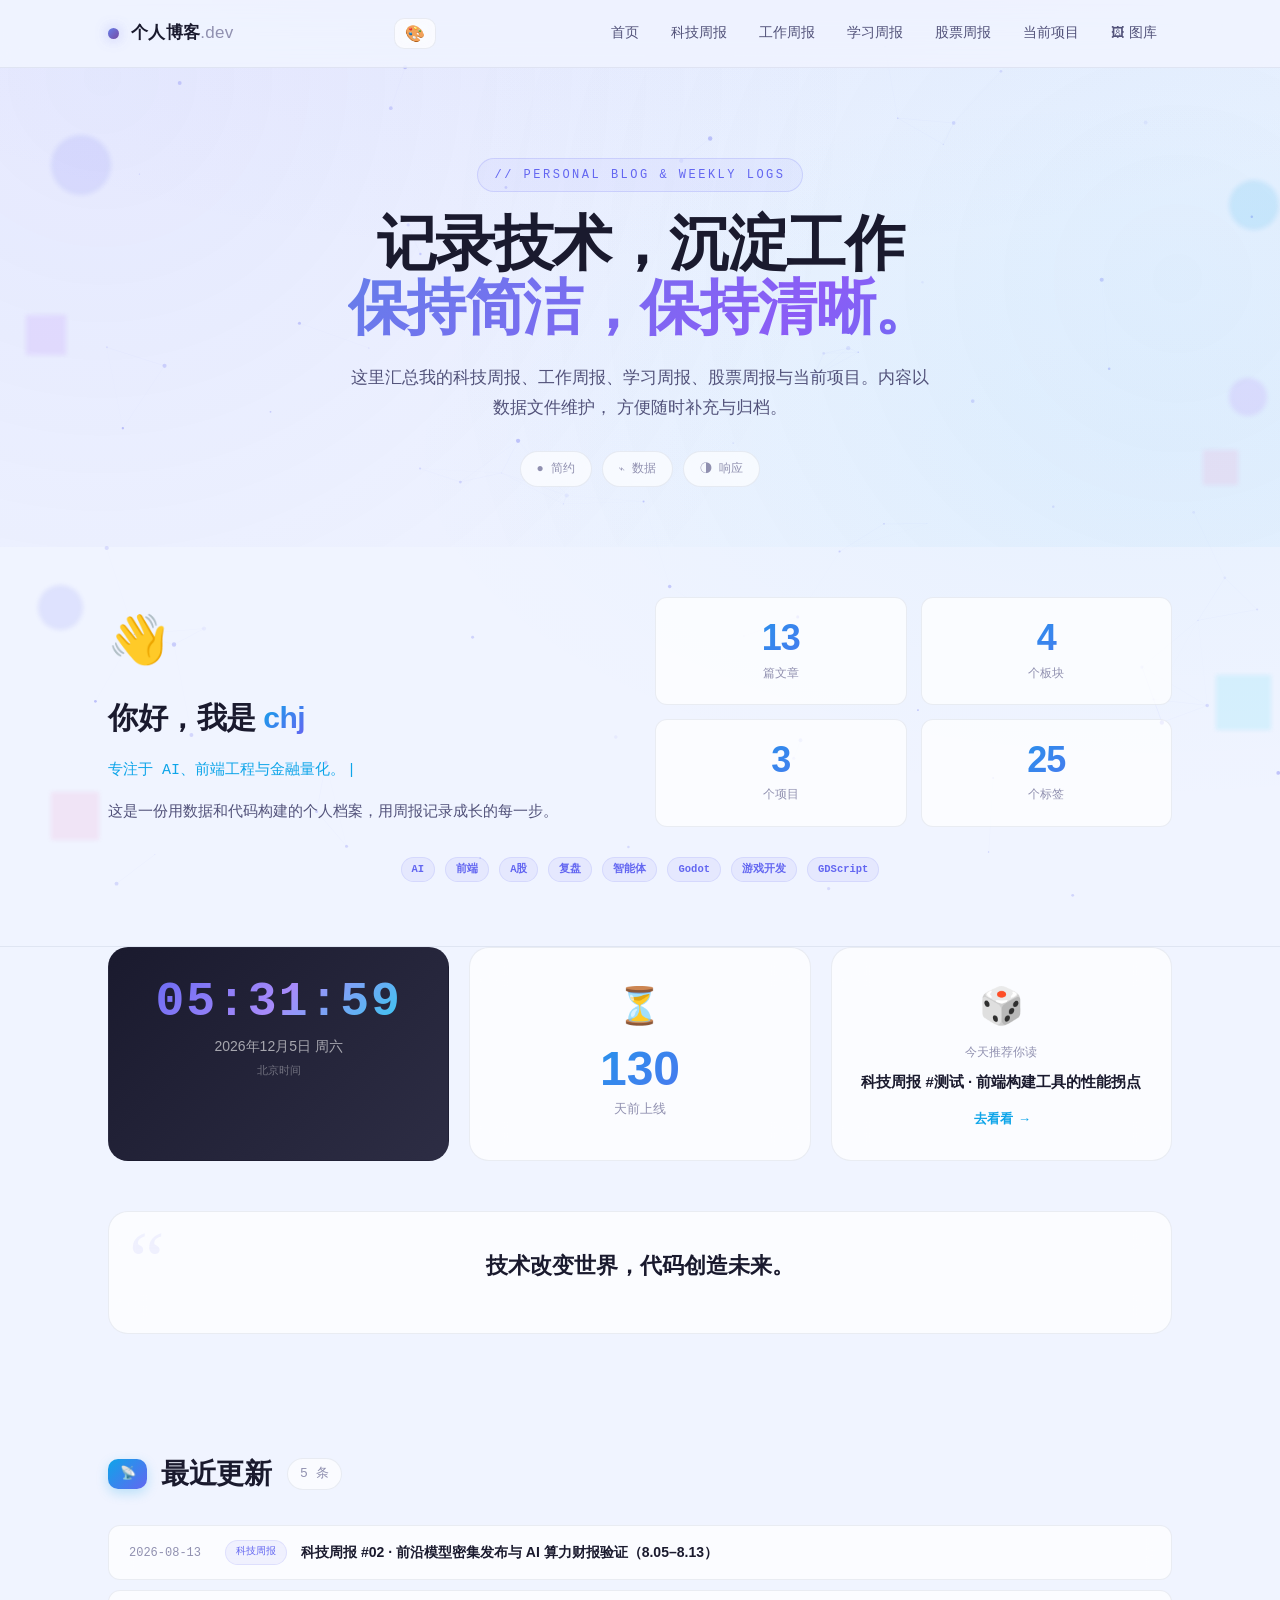
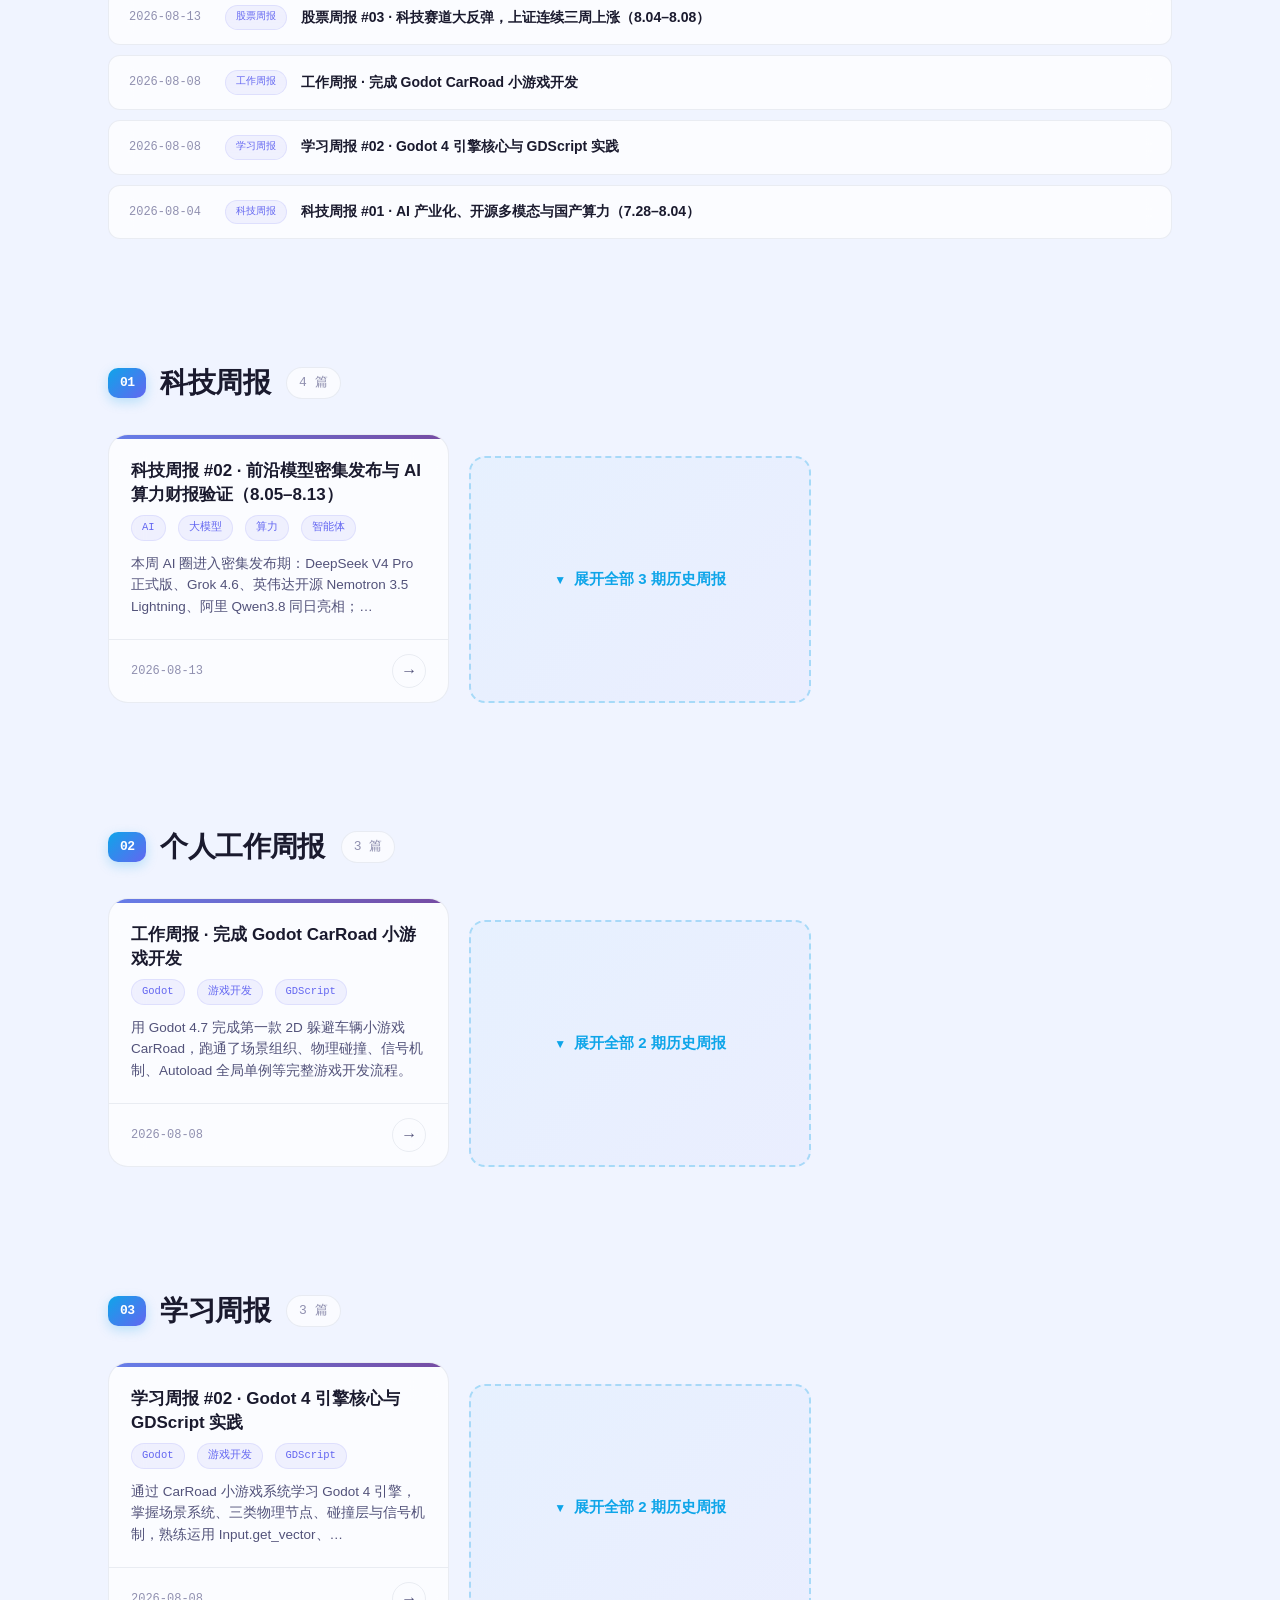
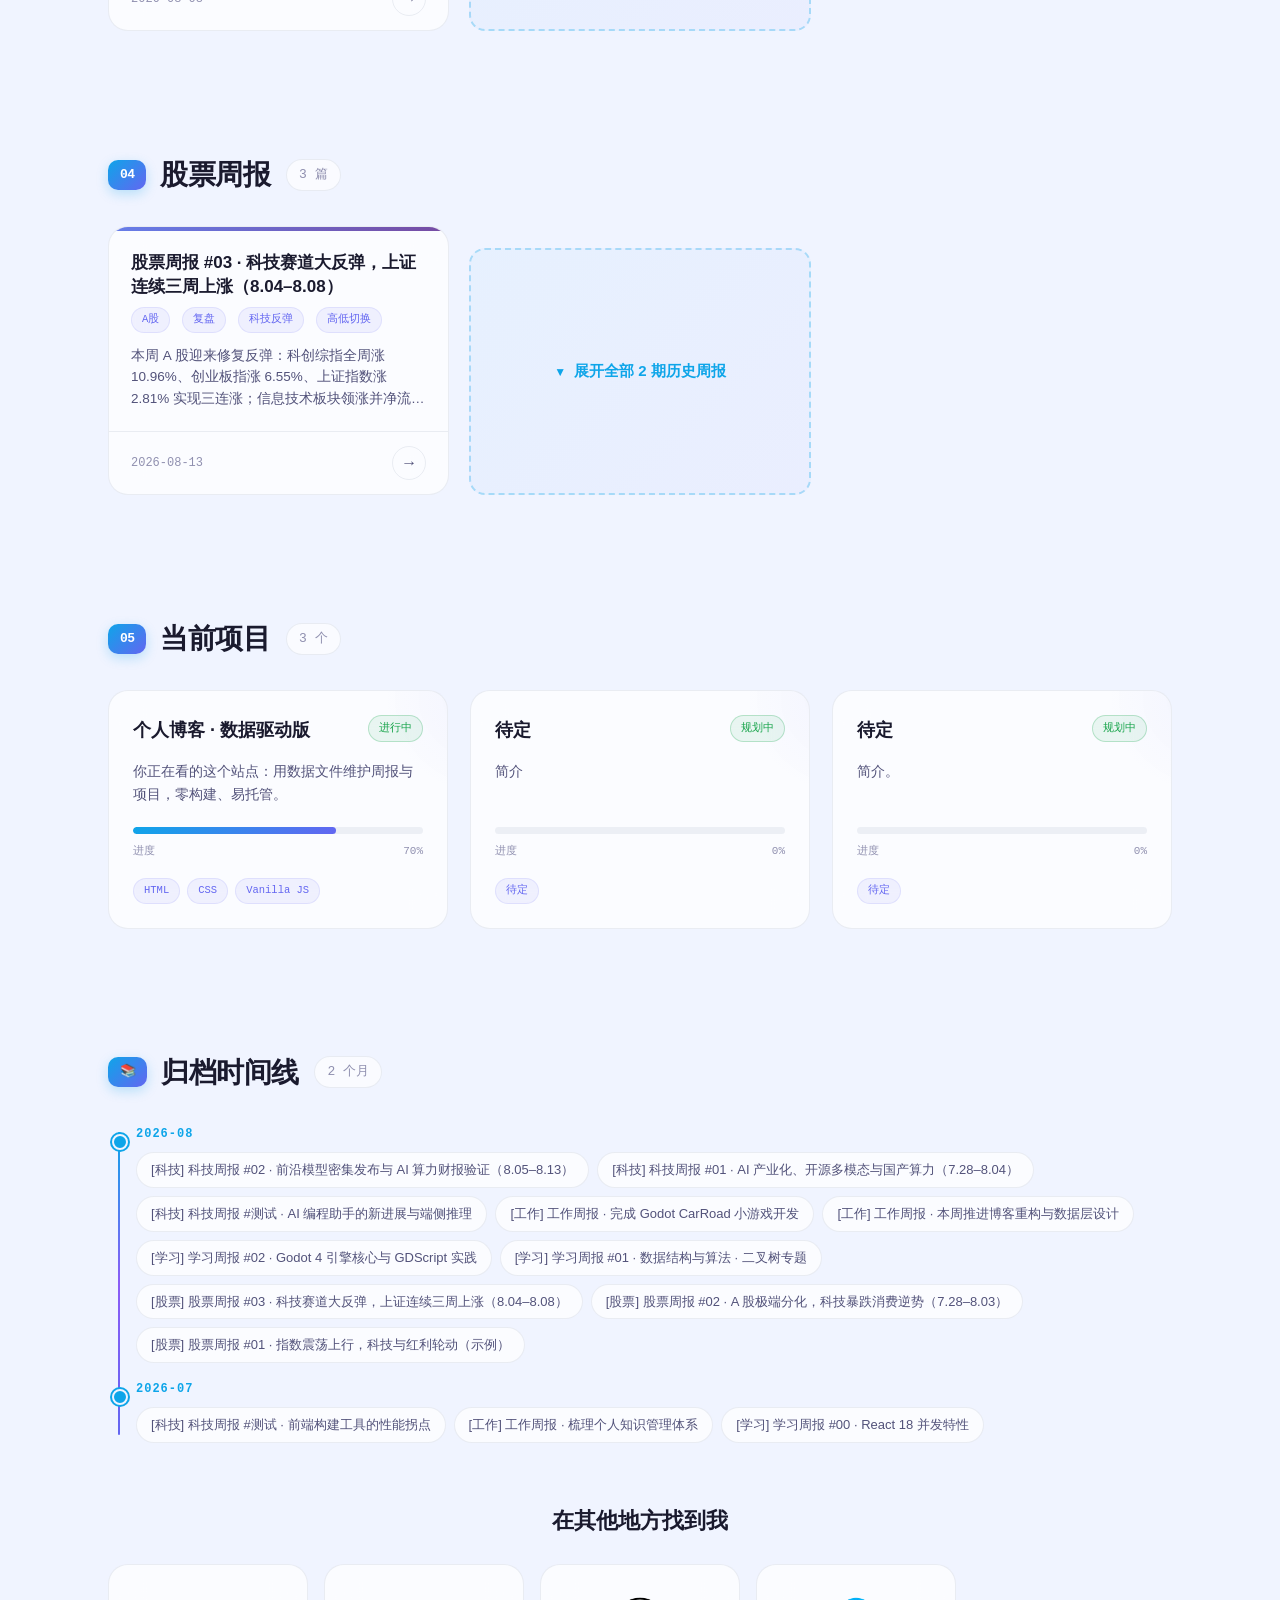
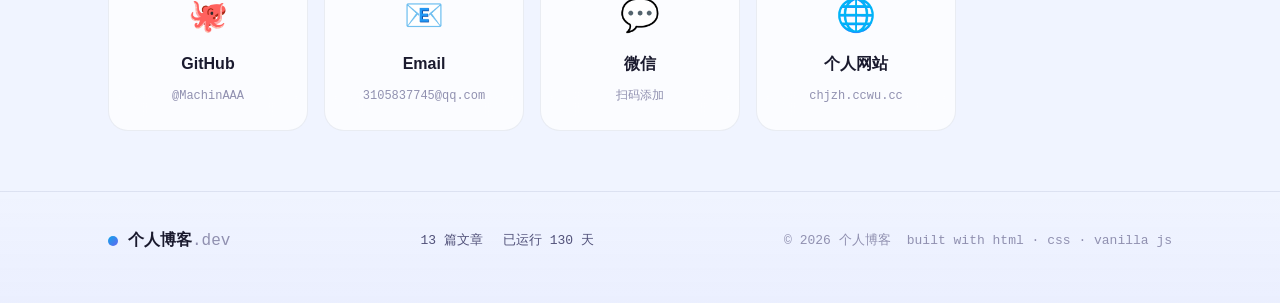
<file: index.html>
<!DOCTYPE html>
<html lang="zh-CN">
<head>
  <meta charset="UTF-8" />
  <meta name="viewport" content="width=device-width, initial-scale=1.0" />
  <title>我的网站</title>
  <meta name="description" content="简约科技风个人博客：科技周报、工作周报、学习周报、股票周报与当前项目。" />
  <link rel="stylesheet" href="assets/css/style.css" />
</head>
<body>
  <canvas id="particles"></canvas>
  <!-- 导航 -->
  <nav class="nav">
    <div class="wrap">
      <a class="brand" href="index.html">
        <span class="dot"></span>
        <span>个人博客<span style="color:var(--text-3);font-weight:500">.dev</span></span>
      </a>
      <button class="style-toggle" id="styleToggle" title="切换风格" aria-label="切换风格">🎨</button>
      <button class="nav-toggle" id="navToggle" aria-label="菜单">≡</button>
      <div class="nav-links" id="navLinks">
        <a href="#top">首页</a>
        <a href="#tech">科技周报</a>
        <a href="#work">工作周报</a>
        <a href="#study">学习周报</a>
        <a href="#stock">股票周报</a>
        <a href="#projects">当前项目</a>
        <a href="gallery.html">🖼 图库</a>
      </div>
    </div>
  </nav>

  <main id="top">
    <!-- Hero -->
    <header class="hero">
      <div class="wrap">
        <p class="eyebrow">// PERSONAL BLOG &amp; WEEKLY LOGS</p>
        <h1>记录技术，沉淀工作<br /><span class="grad">保持简洁，保持清晰。</span></h1>
        <p class="lede">
          这里汇总我的科技周报、工作周报、学习周报、股票周报与当前项目。内容以数据文件维护，
          方便随时补充与归档。
        </p>
        <div class="meta">
          <span>● 简约</span>
          <span>⌁ 数据</span>
          <span>◑ 响应</span>
        </div>
      </div>
    </header>

    <!-- 关于我 -->
    <section class="about-section">
      <div class="wrap">
        <div class="about-grid">
          <div class="about-intro">
            <div class="about-avatar">👋</div>
            <h2>你好，我是 <span class="about-name">chj</span></h2>
            <p class="about-bio" id="tw-text"></p>
            <p class="about-sub">这是一份用数据和代码构建的个人档案，用周报记录成长的每一步。</p>
          </div>
          <div class="about-stats" id="about-stats"></div>
        </div>
        <div class="tag-wall" id="tag-wall">
          <span class="tag tag-lg">HTML/CSS</span>
          <span class="tag tag-lg">JavaScript</span>
          <span class="tag tag-lg">Python</span>
          <span class="tag tag-lg">数据库</span>
          <span class="tag tag-lg">Git</span>
          <span class="tag tag-lg">VS Code</span>
        </div>
      </div>
    </section>

    <!-- 信息面板：时钟+计时器+推荐 -->
    <section class="info-panels">
      <div class="wrap">
        <div class="panel-grid">
          <!-- 实时时钟 -->
          <div class="panel panel-clock">
            <div class="panel-clock-inner">
              <div class="clock-time" id="live-clock">00:00:00</div>
              <div class="clock-date" id="live-date"></div>
              <div class="clock-zone">北京时间</div>
            </div>
          </div>
          <!-- 网站计时器 -->
          <div class="panel panel-age">
            <div class="panel-icon">⏳</div>
            <div class="panel-num" id="site-age">0</div>
            <div class="panel-label">天前上线</div>
          </div>
          <!-- 随机推荐 -->
          <div class="panel panel-random" id="random-read">
            <div class="panel-icon">🎲</div>
            <div class="panel-label-sm">今天推荐你读</div>
            <div class="random-title" id="random-title">—</div>
            <a class="random-link" id="random-link" href="#">去看看 →</a>
          </div>
        </div>
      </div>
    </section>

    <!-- 语录墙 -->
    <section class="quotes-section">
      <div class="wrap">
        <div class="quote-box" id="quote-box">
          <div class="quote-text" id="quote-text"></div>
          <div class="quote-author" id="quote-author"></div>
        </div>
      </div>
    </section>

    <!-- 最近更新流 -->
    <section class="section updates-section" id="updates">
      <div class="wrap">
        <div class="section-head">
          <h2><span class="idx">📡</span> 最近更新</h2>
          <span class="count" id="updates-count"></span>
        </div>
        <div class="updates-feed" id="updates-feed"></div>
      </div>
    </section>

    <!-- 科技周报 -->
    <section class="section" id="tech">
      <div class="wrap">
        <div class="section-head" data-num="01">
          <h2><span class="idx">01</span> 科技周报</h2>
          <span class="count" id="tech-count"></span>
        </div>
        <div class="report-grid" id="tech-grid"></div>
      </div>
    </section>

    <!-- 个人工作周报 -->
    <section class="section" id="work">
      <div class="wrap">
        <div class="section-head" data-num="02">
          <h2><span class="idx">02</span> 个人工作周报</h2>
          <span class="count" id="work-count"></span>
        </div>
        <div class="report-grid" id="work-grid"></div>
      </div>
    </section>

    <!-- 学习周报 -->
    <section class="section" id="study">
      <div class="wrap">
        <div class="section-head" data-num="03">
          <h2><span class="idx">03</span> 学习周报</h2>
          <span class="count" id="study-count"></span>
        </div>
        <div class="report-grid" id="study-grid"></div>
      </div>
    </section>

    <!-- 股票周报 -->
    <section class="section" id="stock">
      <div class="wrap">
        <div class="section-head" data-num="04">
          <h2><span class="idx">04</span> 股票周报</h2>
          <span class="count" id="stock-count"></span>
        </div>
        <div class="report-grid" id="stock-grid"></div>
      </div>
    </section>

    <!-- 当前项目 -->
    <section class="section" id="projects">
      <div class="wrap">
        <div class="section-head" data-num="05">
          <h2><span class="idx">05</span> 当前项目</h2>
          <span class="count" id="projects-count"></span>
        </div>
        <div class="project-grid" id="projects-grid"></div>
      </div>
    </section>
  </main>

  <!-- 归档时间线 -->
  <section class="section timeline-section" id="timeline">
    <div class="wrap">
      <div class="section-head">
        <h2><span class="idx">📚</span> 归档时间线</h2>
        <span class="count" id="timeline-count"></span>
      </div>
      <div class="timeline" id="timeline-el"></div>
    </div>
  </section>

  <!-- 社交链接 -->
  <section class="social-section">
    <div class="wrap">
      <h3>在其他地方找到我</h3>
      <div class="social-links">
        <a href="https://github.com/MachinAAA" target="_blank" rel="noopener" class="social-card">
          <span class="social-icon">🐙</span>
          <span class="social-name">GitHub</span>
          <span class="social-handle">@MachinAAA</span>
        </a>
        <a href="mailto:3105837745@qq.com" class="social-card">
          <span class="social-icon">📧</span>
          <span class="social-name">Email</span>
          <span class="social-handle">3105837745@qq.com</span>
        </a>
        <a href="#" class="social-card" id="wx-card">
          <span class="social-icon">💬</span>
          <span class="social-name">微信</span>
          <span class="social-handle">扫码添加</span>
        </a>
        <a href="https://chjzh.ccwu.cc" class="social-card">
          <span class="social-icon">🌐</span>
          <span class="social-name">个人网站</span>
          <span class="social-handle">chjzh.ccwu.cc</span>
        </a>
      </div>
    </div>
  </section>

  <footer class="footer">
    <div class="wrap">
      <div class="footer-brand">
        <span class="dot"></span>
        <span>个人博客<span class="footer-dot-dev">.dev</span></span>
      </div>
      <div class="footer-stats">
        <span id="footer-articles">—</span>
        <span id="footer-days">—</span>
      </div>
      <div class="footer-copy">
        <span>© <span id="year"></span> 个人博客</span>
        <span>built with html · css · vanilla js</span>
      </div>
    </div>
  </footer>

  <!-- 数据层（先于脚本加载，直接双击本文件也能运行） -->
  <script src="data/tech-weekly.js"></script>
  <script src="data/work-weekly.js"></script>
  <script src="data/study-weekly.js"></script>
  <script src="data/stock-weekly.js"></script>
  <script src="data/projects.js"></script>
  <script src="assets/js/core.js"></script>
  <script src="assets/js/home.js"></script>
  <script>
    document.getElementById("year").textContent = new Date().getFullYear();
  </script>
</body>
</html>
</file>
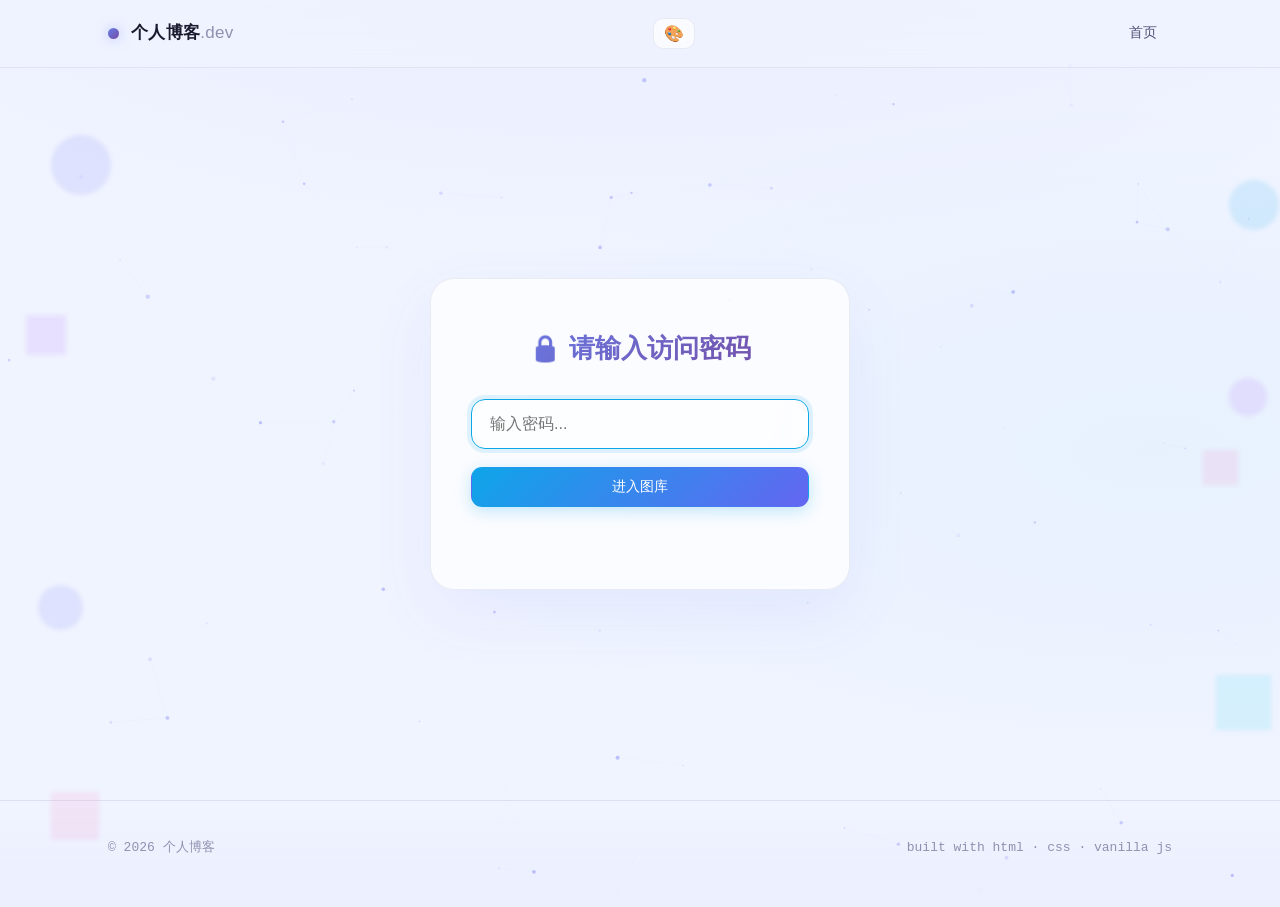
<file: gallery-view.html>
<!DOCTYPE html>
<html lang="zh-CN">
<head>
  <meta charset="UTF-8" />
  <meta name="viewport" content="width=device-width, initial-scale=1.0" />
  <title>图库 · 个人博客</title>
  <link rel="stylesheet" href="assets/css/style.css" />
</head>
<body>
  <canvas id="particles"></canvas>
  <nav class="nav">
    <div class="wrap">
      <a class="brand" href="index.html">
        <span class="dot"></span>
        <span>个人博客<span style="color:var(--text-3);font-weight:500">.dev</span></span>
      </a>
      <button class="style-toggle" id="styleToggle" title="切换风格" aria-label="切换风格">🎨</button>
      <div class="nav-links" id="navLinks">
        <a href="index.html">首页</a>
        <a href="gallery.html">切换图库</a>
      </div>
    </div>
  </nav>

  <main class="gallery-view">
    <div class="wrap">
      <a class="back gallery-back" href="index.html">← 返回首页</a>
      <h2 id="galleryTitle">加载中…</h2>
      <p class="sub" id="gallerySub"></p>
      <div class="gallery-grid" id="galleryGrid"></div>
      <div class="empty" id="galleryEmpty" style="display:none">
        图库为空<br>在 gallery/ 目录下放入图片（1.jpg, 2.png…），<br>然后更新 data/gallery.js 中的 total 即可。
      </div>
    </div>
  </main>

  <footer class="footer">
    <div class="wrap">
      <span>© <span id="year"></span> 个人博客</span>
      <span>built with html · css · vanilla js</span>
    </div>
  </footer>

  <script src="data/gallery.js"></script>
  <script src="assets/js/core.js"></script>
  <script>
    var cfg = window.GALLERY_CONFIG;
    var key = localStorage.getItem("gallery_key");
    if (!key || !cfg[key]) { window.location.href = "gallery.html"; }

    var info = cfg[key];
    document.getElementById("year").textContent = new Date().getFullYear();
    document.getElementById("galleryTitle").textContent = info.label;
    document.getElementById("gallerySub").textContent = "共 " + info.total + " 张";

    var grid = document.getElementById("galleryGrid");
    var empty = document.getElementById("galleryEmpty");
    var EXTS = ["jpg", "jpeg", "png", "webp", "gif", "bmp"];

    if (info.total === 0) {
      empty.style.display = "";
      grid.style.display = "none";
    } else {
      for (var i = 1; i <= info.total; i++) {
        var item = document.createElement("div");
        item.className = "gallery-item";
        grid.appendChild(item);
        // 自动探测图片格式
        tryLoadImage(item, i, 0);
      }
    }

    function tryLoadImage(item, num, extIdx) {
      if (extIdx >= EXTS.length) {
        item.classList.add("broken");
        item.textContent = "?";
        return;
      }
      var ext = EXTS[extIdx];
      var src = info.dir + num + "." + ext;
      var img = new Image();
      img.onload = function () {
        item.innerHTML = '<img src="' + src + '" alt="' + num + '" loading="lazy" />';
        item.addEventListener("click", function () { openLightbox(src); });
        initTilt(item);
      };
      img.onerror = function () {
        tryLoadImage(item, num, extIdx + 1);
      };
      img.src = src;
    }

    // 鼠标倾斜 + 光效
    function initTilt(el) {
      el.addEventListener("mousemove", function (e) {
        var rect = el.getBoundingClientRect();
        var x = e.clientX - rect.left;
        var y = e.clientY - rect.top;
        var cx = rect.width / 2, cy = rect.height / 2;
        var rx = (y - cy) / cy * 6;  // 上下倾斜
        var ry = (x - cx) / cx * -6;  // 左右倾斜
        el.style.transform = "perspective(600px) rotateX(" + rx + "deg) rotateY(" + ry + "deg) scale(1.02)";
        el.style.setProperty("--mx", (x / rect.width * 100) + "%");
        el.style.setProperty("--my", (y / rect.height * 100) + "%");
      });
      el.addEventListener("mouseleave", function () {
        el.style.transform = "perspective(600px) rotateX(0deg) rotateY(0deg) scale(1)";
      });
    }

    // Lightbox
    function openLightbox(src) {
      var lb = document.createElement("div");
      lb.className = "lightbox";
      lb.innerHTML = '<img src="' + src + '" />';
      var close = document.createElement("div");
      close.className = "lightbox-close";
      close.textContent = "✕";
      document.body.appendChild(lb);
      document.body.appendChild(close);

      function dismiss() {
        document.body.removeChild(lb);
        document.body.removeChild(close);
      }
      lb.addEventListener("click", dismiss);
      close.addEventListener("click", dismiss);
      document.addEventListener("keydown", function esc(e) {
        if (e.key === "Escape") { dismiss(); document.removeEventListener("keydown", esc); }
      });
    }
  </script>
</body>
</html>
</file>
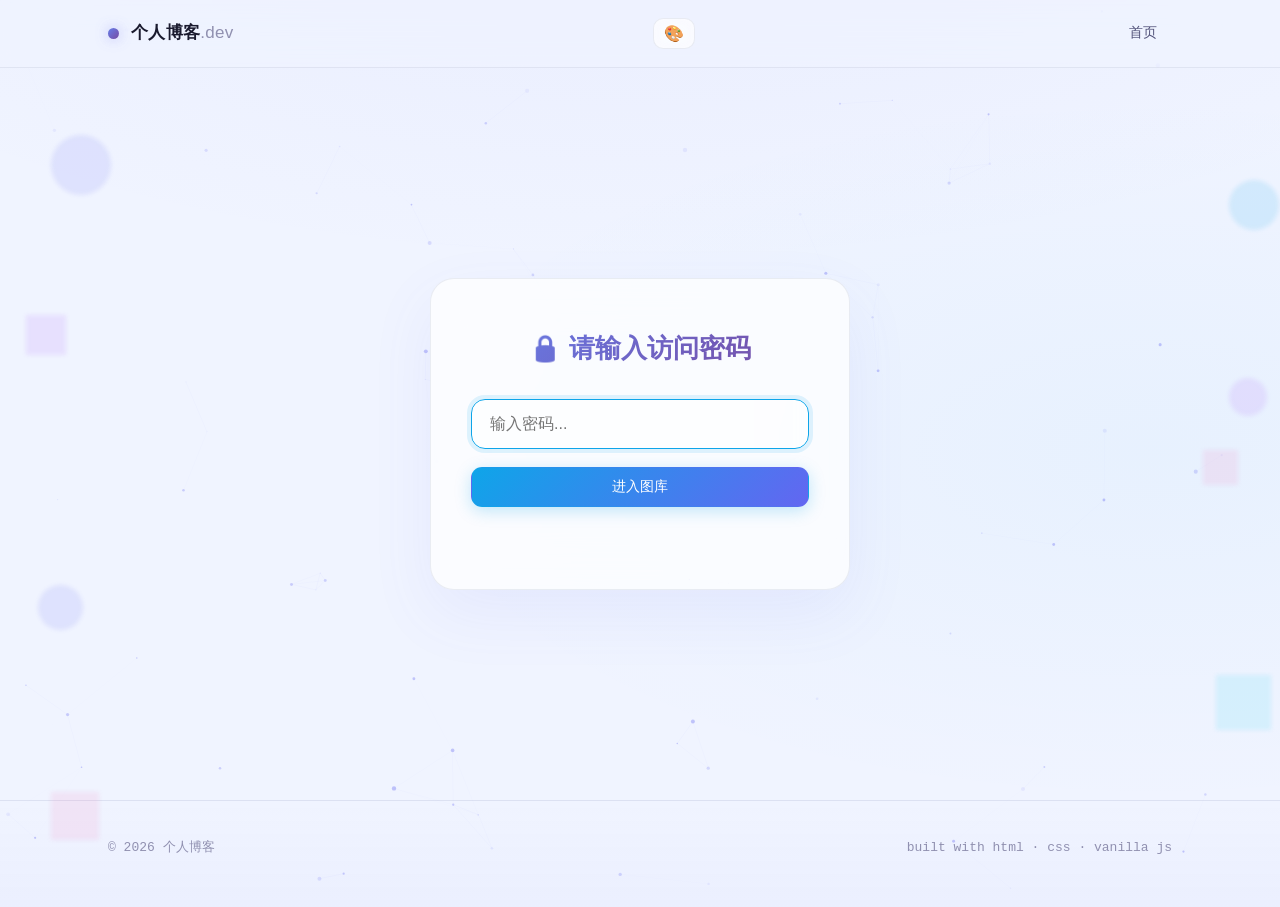
<file: gallery.html>
<!DOCTYPE html>
<html lang="zh-CN">
<head>
  <meta charset="UTF-8" />
  <meta name="viewport" content="width=device-width, initial-scale=1.0" />
  <title>图库</title>
  <link rel="stylesheet" href="assets/css/style.css" />
</head>
<body>
  <canvas id="particles"></canvas>
  <nav class="nav">
    <div class="wrap">
      <a class="brand" href="index.html">
        <span class="dot"></span>
        <span>个人博客<span style="color:var(--text-3);font-weight:500">.dev</span></span>
      </a>
      <button class="style-toggle" id="styleToggle" title="切换风格" aria-label="切换风格">🎨</button>
      <div class="nav-links" id="navLinks">
        <a href="index.html">首页</a>
      </div>
    </div>
  </nav>

  <main class="gallery-gate">
    <div class="gate-box">
      <h2>🔒 请输入访问密码</h2>
      <p class="lede"></p>
      <input type="password" id="pwInput" placeholder="输入密码..." autofocus />
      <button class="btn primary" id="pwBtn">进入图库</button>
      <div class="gate-error" id="pwError"></div>
    </div>
  </main>

  <footer class="footer">
    <div class="wrap">
      <span>© <span id="year"></span> 个人博客</span>
      <span>built with html · css · vanilla js</span>
    </div>
  </footer>

  <script src="data/gallery.js"></script>
  <script src="assets/js/core.js"></script>
  <script>
    document.getElementById("year").textContent = new Date().getFullYear();
    var cfg = window.GALLERY_CONFIG;

    function go() {
      var pw = document.getElementById("pwInput").value.trim();
      var err = document.getElementById("pwError");
      if (pw === cfg.gallery1.password) {
        localStorage.setItem("gallery_key", "gallery1");
        window.location.href = "gallery-view.html";
      } else if (pw === cfg.gallery2.password) {
        localStorage.setItem("gallery_key", "gallery2");
        window.location.href = "gallery-view.html";
      } else {
        err.textContent = "密码错误，请重试";
      }
    }
    document.getElementById("pwBtn").addEventListener("click", go);
    document.getElementById("pwInput").addEventListener("keydown", function(e) {
      if (e.key === "Enter") go();
    });
  </script>
</body>
</html>
</file>
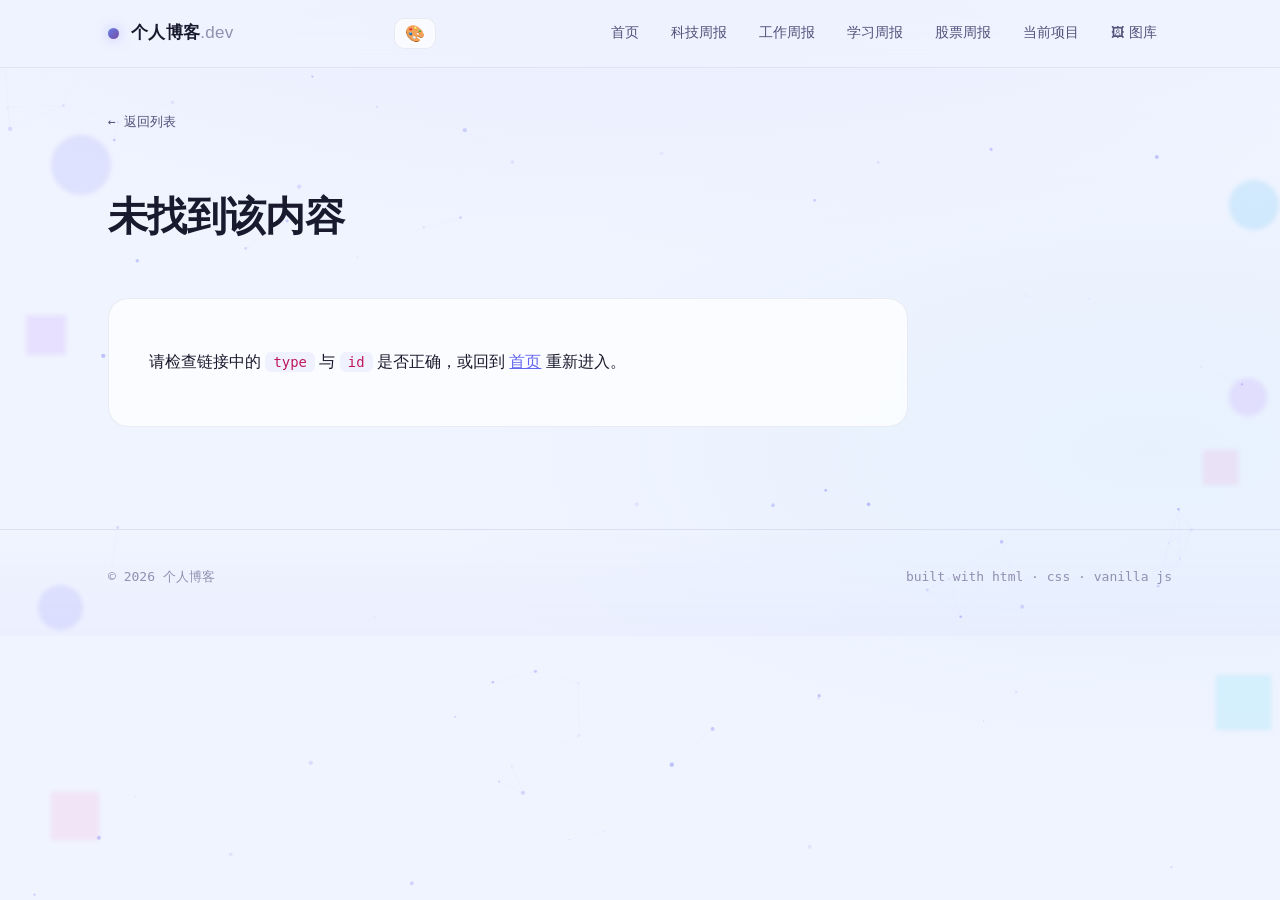
<file: report.html>
<!DOCTYPE html>
<html lang="zh-CN">
<head>
  <meta charset="UTF-8" />
  <meta name="viewport" content="width=device-width, initial-scale=1.0" />
  <title>周报详情 · 个人博客</title>
  <link rel="stylesheet" href="assets/css/style.css" />
</head>
<body>
  <canvas id="particles"></canvas>
  <nav class="nav">
    <div class="wrap">
      <a class="brand" href="index.html">
        <span class="dot"></span>
        <span>个人博客<span style="color:var(--text-3);font-weight:500">.dev</span></span>
      </a>
      <button class="style-toggle" id="styleToggle" title="切换风格" aria-label="切换风格">🎨</button>
      <button class="nav-toggle" id="navToggle" aria-label="菜单">≡</button>
      <div class="nav-links" id="navLinks">
        <a href="index.html#top">首页</a>
        <a href="index.html#tech">科技周报</a>
        <a href="index.html#work">工作周报</a>
        <a href="index.html#study">学习周报</a>
        <a href="index.html#stock">股票周报</a>
        <a href="index.html#projects">当前项目</a>
        <a href="gallery.html">🖼 图库</a>
      </div>
    </div>
  </nav>

  <main class="detail">
    <div class="wrap">
      <a class="back" id="backLink" href="index.html">← 返回列表</a>
      <div class="d-meta" id="detailMeta"></div>
      <h1 id="detailTitle">加载中…</h1>
      <div class="d-tags" id="detailTags"></div>
      <article class="content" id="detailContent"></article>
      <div class="actions" id="detailNav" style="margin-top:22px;gap:10px;"></div>
    </div>
  </main>

  <footer class="footer">
    <div class="wrap">
      <span>© <span id="year"></span> 个人博客</span>
      <span>built with html · css · vanilla js</span>
    </div>
  </footer>

  <script src="data/tech-weekly.js"></script>
  <script src="data/work-weekly.js"></script>
  <script src="data/study-weekly.js"></script>
  <script src="data/stock-weekly.js"></script>
  <script src="data/projects.js"></script>
  <script src="assets/js/core.js"></script>
  <script src="assets/js/report.js"></script>
  <script>
    document.getElementById("year").textContent = new Date().getFullYear();
  </script>
</body>
</html>
</file>
<file: assets/css/style.css>
/* ============================================================
   个人博客 v3 · 亮色玻璃态 + 卡片网格 + 丰富动效
   ============================================================ */
:root {
  --bg: #f0f4ff;
  --bg-2: #e8eef8;
  --surface: rgba(255,255,255,.65);
  --surface-hover: rgba(255,255,255,.9);
  --surface-card: rgba(255,255,255,.72);
  --border: rgba(148,163,184,.18);
  --border-strong: rgba(148,163,184,.35);
  --text: #1a1a2e;
  --text-2: #52527a;
  --text-3: #9090b0;
  --accent: #6366f1;
  --accent-2: #0ea5e9;
  --accent-3: #8b5cf6;
  --accent-soft: rgba(99,102,241,.08);
  --gradient-1: linear-gradient(135deg, #667eea 0%, #764ba2 100%);
  --gradient-2: linear-gradient(135deg, #0ea5e9 0%, #6366f1 100%);
  --gradient-3: linear-gradient(135deg, #f093fb 0%, #f5576c 100%);
  --gradient-4: linear-gradient(135deg, #4facfe 0%, #00f2fe 100%);
  --gradient-5: linear-gradient(135deg, #43e97b 0%, #38f9d7 100%);
  --radius: 20px;
  --radius-sm: 12px;
  --shadow: 0 2px 4px rgba(99,102,241,.04), 0 8px 24px rgba(99,102,241,.07);
  --shadow-hover: 0 8px 20px rgba(99,102,241,.12), 0 20px 48px rgba(99,102,241,.10);
  --maxw: 1120px;
  --nav-h: 68px;
  --font-sans: "Inter", -apple-system, BlinkMacSystemFont, "Segoe UI", Roboto, "PingFang SC", "Microsoft YaHei", sans-serif;
  --font-mono: "JetBrains Mono", "SF Mono", ui-monospace, Menlo, Consolas, monospace;
}

* { box-sizing: border-box; }
html { scroll-behavior: smooth; scroll-padding-top: calc(var(--nav-h) + 24px); }
body {
  margin: 0; font-family: var(--font-sans); color: var(--text);
  background: var(--bg); line-height: 1.68; -webkit-font-smoothing: antialiased;
  overflow-x: hidden;
  background-image:
    radial-gradient(ellipse 80% 50% at 50% -20%, rgba(99,102,241,.06), transparent),
    radial-gradient(ellipse 60% 40% at 90% 50%, rgba(14,165,233,.04), transparent);
  background-attachment: fixed;
}

#particles {
  position: fixed; top: 0; left: 0; width: 100%; height: 100%;
  pointer-events: none; z-index: 0;
}

a { color: var(--accent); text-decoration: none; }
a:hover { color: var(--accent-3); }

.wrap { max-width: var(--maxw); margin: 0 auto; padding: 0 28px; position: relative; z-index: 1; }

/* ==================== 导航 ==================== */
.nav {
  position: sticky; top: 0; z-index: 50; height: var(--nav-h);
  backdrop-filter: saturate(180%) blur(24px);
  background: rgba(240,244,255,.68); border-bottom: 1px solid var(--border);
}
.nav .wrap { height: 100%; display: flex; align-items: center; justify-content: space-between; gap: 16px; }
.brand {
  display: flex; align-items: center; gap: 12px; font-weight: 700;
  letter-spacing: .3px; color: var(--text); font-size: 17px;
}
.brand:hover { text-decoration: none; }
.brand .dot {
  width: 11px; height: 11px; border-radius: 50%;
  background: var(--gradient-1); box-shadow: 0 0 14px rgba(99,102,241,.4);
  animation: pulse-dot 2s ease-in-out infinite;
}
@keyframes pulse-dot { 0%,100%{opacity:1;transform:scale(1)} 50%{opacity:.5;transform:scale(1.6)} }

.nav-links { display: flex; gap: 2px; align-items: center; }
.nav-links a {
  color: var(--text-2); font-size: 13.5px; padding: 8px 15px;
  border-radius: 999px; text-decoration: none; transition: background .2s, color .2s;
}
.nav-links a:hover { background: var(--surface); color: var(--accent); }
.nav-links a.active { color: var(--accent-3); background: var(--accent-soft); }
.nav-toggle {
  display: none; border: 1px solid var(--border); background: var(--surface);
  border-radius: 10px; width: 40px; height: 36px;
  font-size: 18px; cursor: pointer; color: var(--text-2);
}
.style-toggle {
  border: 1px solid var(--border); background: var(--surface);
  border-radius: 10px; font-size: 16px; cursor: pointer;
  padding: 5px 10px; transition: background .2s;
  backdrop-filter: blur(10px);
}
.style-toggle:hover { background: var(--accent-soft); }

/* ==================== Hero ==================== */
.hero {
  padding: 90px 0 60px; position: relative; text-align: center; overflow: hidden;
}
.hero::before {
  content: ""; position: absolute; top: -40%; left: -20%; width: 140%; height: 140%;
  background:
    radial-gradient(circle at 20% 30%, rgba(99,102,241,.08), transparent 50%),
    radial-gradient(circle at 80% 60%, rgba(14,165,233,.06), transparent 50%);
  animation: float-bg 8s ease-in-out infinite alternate;
  pointer-events: none;
}
@keyframes float-bg {
  0% { transform: translate(0, 0) scale(1); }
  100% { transform: translate(30px, -20px) scale(1.05); }
}
.hero .eyebrow {
  font-family: var(--font-mono); font-size: 12px; color: var(--accent);
  letter-spacing: 2.5px; margin: 0 0 20px; display: inline-block;
  padding: 6px 16px; border: 1px solid rgba(99,102,241,.18);
  background: rgba(99,102,241,.05); border-radius: 999px;
}
.hero h1 {
  margin: 0; font-size: clamp(36px, 6.5vw, 60px); line-height: 1.06;
  letter-spacing: -1.5px; font-weight: 800;
}
.hero h1 .grad {
  background: linear-gradient(135deg, #667eea 0%, #8b5cf6 40%, #0ea5e9 100%);
  -webkit-background-clip: text; background-clip: text; color: transparent;
  background-size: 200% auto;
  animation: shimmer 4s linear infinite;
}
@keyframes shimmer { to { background-position: 200% center; } }
.hero p.lede {
  margin: 24px auto 0; max-width: 580px; color: var(--text-2);
  font-size: 17px; line-height: 1.75;
}
.hero .meta {
  margin-top: 28px; display: flex; flex-wrap: wrap; justify-content: center; gap: 10px;
  font-family: var(--font-mono); font-size: 12px; color: var(--text-3);
}
.hero .meta span {
  border: 1px solid var(--border); background: var(--surface);
  padding: 7px 16px; border-radius: 999px; backdrop-filter: blur(12px);
}

/* ==================== PC 侧边浮动装饰 ==================== */
.side-decorations {
  position: fixed; inset: 0; pointer-events: none; z-index: 0;
  overflow: hidden;
}
.side-shape {
  position: absolute; transition: transform .1s ease-out;
  filter: blur(2px);
}
@media (max-width: 899px) { .side-decorations { display: none; } }

/* ==================== 滚动进度条 ==================== */
.scroll-progress {
  position: fixed; top: 0; left: 0; width: 100%; height: 3px;
  z-index: 100; pointer-events: none; background: transparent;
}
.scroll-progress-fill {
  height: 100%; width: 0;
  background: linear-gradient(90deg, var(--accent-2), var(--accent-3), var(--accent));
  transition: width .15s linear;
}

/* ==================== 回到顶部 ==================== */
.back-top {
  position: fixed; bottom: 28px; right: 28px; z-index: 99;
  width: 46px; height: 46px; border-radius: 50%;
  border: 1px solid var(--border); background: var(--surface-card);
  color: var(--text-2); font-size: 20px; cursor: pointer;
  backdrop-filter: blur(16px);
  opacity: 0; transform: translateY(12px);
  transition: all .3s cubic-bezier(.4,0,.2,1);
  pointer-events: none; box-shadow: var(--shadow);
}
.back-top.visible { opacity: 1; transform: translateY(0); pointer-events: auto; }
.back-top:hover {
  background: var(--gradient-2); color: #fff; border-color: transparent;
  transform: translateY(-3px); box-shadow: var(--shadow-hover);
}

/* ==================== 关于我 ==================== */
.about-section {
  padding: 50px 0 64px; border-bottom: 1px solid var(--border);
  position: relative;
}
.about-grid {
  display: grid;
  grid-template-columns: 1fr 1fr;
  gap: 30px; align-items: center;
}
.about-intro { animation: card-in .5s ease both; }
.about-avatar { font-size: 48px; margin-bottom: 12px; }
.about-intro h2 {
  font-size: 30px; font-weight: 750; margin: 0 0 14px;
  letter-spacing: -.5px;
}
.about-name {
  background: var(--gradient-2);
  -webkit-background-clip: text; background-clip: text; color: transparent;
}
.about-bio {
  font-family: var(--font-mono); font-size: 15px; color: var(--accent-2);
  margin: 0; min-height: 26px;
}
.about-bio::after {
  content: "|"; animation: blink 1s step-end infinite;
  color: var(--accent-2); margin-left: 2px;
}
@keyframes blink { 0%,100%{opacity:1} 50%{opacity:0} }
.about-sub {
  color: var(--text-2); margin: 14px 0 0; font-size: 15px; line-height: 1.7;
}
.about-stats {
  display: grid; grid-template-columns: 1fr 1fr; gap: 14px;
  animation: card-in .5s .15s ease both;
}
.stat-card {
  background: var(--surface-card); border: 1px solid var(--border);
  border-radius: var(--radius-sm); padding: 20px 18px;
  backdrop-filter: blur(12px); text-align: center;
  transition: border-color .25s, transform .25s;
}
.stat-card:hover { border-color: var(--border-strong); transform: translateY(-2px); }
.stat-num {
  display: block; font-size: 36px; font-weight: 800; letter-spacing: -1px;
  background: var(--gradient-2);
  -webkit-background-clip: text; background-clip: text; color: transparent;
  line-height: 1.1;
}
.stat-label {
  display: block; font-family: var(--font-mono); font-size: 12px;
  color: var(--text-3); margin-top: 6px;
}

/* 标签墙 */
.tag-wall {
  margin-top: 30px; display: flex; flex-wrap: wrap; gap: 10px; justify-content: center;
  animation: card-in .5s .3s ease both;
}
.tag-lg {
  font-size: 13px; padding: 7px 16px; font-weight: 600;
}

/* ==================== 信息面板 ==================== */
.info-panels { padding: 0 0 50px; }
.panel-grid {
  display: grid;
  grid-template-columns: 1fr 1fr 1fr;
  gap: 20px;
}
.panel {
  background: var(--surface-card); border: 1px solid var(--border);
  border-radius: var(--radius); backdrop-filter: blur(16px);
  padding: 28px 24px; text-align: center;
  animation: card-in .5s ease both;
}
.panel:nth-child(2) { animation-delay: .1s; }
.panel:nth-child(3) { animation-delay: .2s; }

/* 时钟面板 */
.panel-clock {
  background: linear-gradient(135deg, #1a1a2e 0%, #2d2d44 100%);
  border-color: transparent; color: #fff;
}
.panel-clock-inner { position: relative; }
.clock-time {
  font-size: 48px; font-weight: 800; letter-spacing: 2px;
  font-family: var(--font-mono); line-height: 1.1;
  background: linear-gradient(135deg, #6366f1, #a78bfa, #22d3ee);
  -webkit-background-clip: text; background-clip: text; color: transparent;
}
.clock-date { font-size: 14px; color: rgba(255,255,255,.6); margin-top: 6px; }
.clock-zone {
  font-family: var(--font-mono); font-size: 11px;
  color: rgba(255,255,255,.35); margin-top: 4px;
}

/* 天数面板 */
.panel-icon { font-size: 36px; margin-bottom: 6px; }
.panel-num {
  font-size: 48px; font-weight: 800; line-height: 1.1;
  background: var(--gradient-2);
  -webkit-background-clip: text; background-clip: text; color: transparent;
}
.panel-label {
  font-family: var(--font-mono); font-size: 13px; color: var(--text-3); margin-top: 4px;
}
.panel-label-sm {
  font-family: var(--font-mono); font-size: 12px; color: var(--text-3); margin-bottom: 8px;
}

/* 随机推荐面板 */
.random-title {
  font-size: 15px; font-weight: 700; color: var(--text);
  margin: 8px 0 12px; line-height: 1.5;
  display: -webkit-box; -webkit-line-clamp: 2; -webkit-box-orient: vertical; overflow: hidden;
}
.random-link {
  font-family: var(--font-mono); font-size: 13px;
  color: var(--accent-2); font-weight: 600;
}
.random-link:hover { color: var(--accent-3); }

/* ==================== 语录墙 ==================== */
.quotes-section { padding: 0 0 56px; }
.quote-box {
  background: var(--surface-card); border: 1px solid var(--border);
  border-radius: var(--radius); backdrop-filter: blur(16px);
  padding: 36px 40px; text-align: center;
  animation: card-in .5s .3s ease both;
  position: relative; overflow: hidden;
}
.quote-box::before {
  content: "\201C";
  position: absolute; top: 8px; left: 20px;
  font-size: 80px; color: rgba(99,102,241,.08);
  font-family: Georgia, serif; line-height: 1;
}
.quote-text {
  font-size: 22px; font-weight: 600; color: var(--text);
  line-height: 1.6; position: relative; z-index: 1;
}
.quote-author {
  font-family: var(--font-mono); font-size: 13px;
  color: var(--text-3); margin-top: 14px;
}

/* ==================== 最近更新流 ==================== */
.updates-feed {
  display: flex; flex-direction: column; gap: 10px;
}
.update-row {
  display: flex; align-items: center; gap: 14px;
  padding: 14px 20px; background: var(--surface-card);
  border: 1px solid var(--border); border-radius: var(--radius-sm);
  backdrop-filter: blur(12px); text-decoration: none;
  transition: border-color .25s, transform .25s;
  animation: card-in .5s ease both;
}
.update-row:nth-child(1) { animation-delay: 0s; }
.update-row:nth-child(2) { animation-delay: .06s; }
.update-row:nth-child(3) { animation-delay: .12s; }
.update-row:nth-child(4) { animation-delay: .18s; }
.update-row:nth-child(5) { animation-delay: .24s; }
.update-row:hover {
  border-color: var(--border-strong); transform: translateX(4px);
  text-decoration: none;
}
.update-date {
  font-family: var(--font-mono); font-size: 12px; color: var(--text-3);
  white-space: nowrap; min-width: 82px;
}
.update-badge {
  font-family: var(--font-mono); font-size: 10px; color: var(--accent);
  background: var(--accent-soft); padding: 3px 10px;
  border-radius: 999px; white-space: nowrap; border: 1px solid rgba(99,102,241,.12);
}
.update-title {
  flex: 1; font-weight: 600; font-size: 14px; color: var(--text);
  overflow: hidden; text-overflow: ellipsis; white-space: nowrap;
}

/* ==================== 区块标题 ==================== */
.section { padding: 60px 0; position: relative; }
.section-head {
  display: flex; align-items: center; gap: 16px; margin-bottom: 28px;
  flex-wrap: wrap;
}
.section-head h2 {
  margin: 0; font-size: 28px; letter-spacing: -.6px;
  display: flex; align-items: center; gap: 14px; font-weight: 750;
}
.section-head h2 .idx {
  font-family: var(--font-mono); font-size: 13px; color: #fff;
  background: var(--gradient-2); padding: 4px 12px; border-radius: 10px;
  box-shadow: 0 4px 12px rgba(14,165,233,.25);
}
.section-head .count {
  font-family: var(--font-mono); font-size: 13px; color: var(--text-3);
  padding: 4px 12px; background: var(--surface); border-radius: 999px;
  border: 1px solid var(--border);
}

/* ==================== 周报卡片网格 ==================== */
.report-grid {
  display: grid;
  grid-template-columns: repeat(auto-fill, minmax(320px, 1fr));
  gap: 20px;
}
.report-card {
  background: var(--surface-card); border: 1px solid var(--border);
  border-radius: var(--radius); overflow: hidden;
  cursor: pointer; position: relative;
  transition: all .35s cubic-bezier(.4,0,.2,1);
  backdrop-filter: blur(16px);
  animation: card-in .5s ease both;
}
@keyframes card-in {
  from { opacity: 0; transform: translateY(20px); }
  to { opacity: 1; transform: translateY(0); }
}
.report-card:nth-child(1) { animation-delay: 0s; }
.report-card:nth-child(2) { animation-delay: .08s; }
.report-card:nth-child(3) { animation-delay: .16s; }
.report-card:nth-child(4) { animation-delay: .24s; }
.report-card:nth-child(5) { animation-delay: .32s; }
.report-card:nth-child(6) { animation-delay: .40s; }

.report-card::before {
  content: ""; position: absolute; inset: 0; opacity: 0; transition: opacity .5s;
  background: radial-gradient(400px at var(--mx,50%) var(--my,50%), rgba(99,102,241,.07), transparent 70%);
  pointer-events: none; border-radius: var(--radius);
}
.report-card:hover::before { opacity: 1; }
.report-card:hover {
  border-color: var(--border-strong); box-shadow: var(--shadow-hover);
  transform: translateY(-4px) scale(1.01);
}
.report-card:nth-child(3n+1) .card-accent { background: var(--gradient-1); }
.report-card:nth-child(3n+2) .card-accent { background: var(--gradient-2); }
.report-card:nth-child(3n+3) .card-accent { background: var(--gradient-4); }

.card-accent {
  height: 4px; width: 100%;
}
.card-body {
  padding: 20px 22px 22px;
}
.card-body .rh-title {
  font-size: 17px; font-weight: 700; margin: 0 0 8px;
  color: var(--text); line-height: 1.4;
  display: -webkit-box; -webkit-line-clamp: 2; -webkit-box-orient: vertical;
  overflow: hidden;
}
.card-body .rh-meta {
  display: flex; flex-wrap: wrap; gap: 6px 12px;
  font-family: var(--font-mono); font-size: 11.5px; color: var(--text-3); margin-bottom: 12px;
}
.card-body .summary {
  color: var(--text-2); font-size: 13.5px; margin: 0;
  line-height: 1.6;
  display: -webkit-box; -webkit-line-clamp: 3; -webkit-box-orient: vertical;
  overflow: hidden;
}
.tag {
  font-family: var(--font-mono); font-size: 10.5px;
  color: var(--accent); background: var(--accent-soft);
  padding: 3px 10px; border-radius: 999px;
  border: 1px solid rgba(99,102,241,.12);
}
.up { color: #dc2626; font-weight: 600; }
.down { color: #16a34a; font-weight: 600; }

/* 卡片底部按钮 */
.card-footer {
  padding: 14px 22px; border-top: 1px solid var(--border);
  display: flex; justify-content: space-between; align-items: center;
}
.card-footer .date {
  font-family: var(--font-mono); font-size: 12px; color: var(--text-3);
}
.card-footer .arrow {
  width: 34px; height: 34px; border-radius: 50%;
  border: 1px solid var(--border);
  display: grid; place-items: center; color: var(--text-2);
  transition: all .25s; font-size: 16px;
}
.report-card:hover .arrow {
  background: var(--gradient-2); color: #fff; border-color: transparent;
  box-shadow: 0 4px 12px rgba(14,165,233,.3);
}

/* 折叠区域 */
.report-fold {
  display: none;
  margin-top: 20px;
}
.report-grid.all-shown .report-fold {
  display: grid;
  grid-template-columns: repeat(auto-fill, minmax(320px, 1fr));
  gap: 20px;
}
/* 折叠按钮 */
.report-toggle {
  display: block; width: 100%; margin-top: 22px;
  padding: 16px; font-size: 15px; font-family: var(--font-sans); font-weight: 600;
  border: 2px dashed rgba(14,165,233,.3); border-radius: 16px;
  background: linear-gradient(135deg, rgba(14,165,233,.04), rgba(99,102,241,.04));
  color: var(--accent-2); cursor: pointer;
  transition: all .3s ease;
  text-align: center;
}
.report-toggle:hover {
  border-color: var(--accent-2);
  background: linear-gradient(135deg, rgba(14,165,233,.1), rgba(99,102,241,.1));
  box-shadow: 0 6px 24px rgba(14,165,233,.12);
  transform: translateY(-2px);
}
.report-toggle .toggle-icon {
  display: inline-block; margin-right: 8px; transition: transform .3s ease;
  font-size: 12px; vertical-align: middle;
}

/* ==================== 按钮 ==================== */
.btn {
  display: inline-flex; align-items: center; gap: 7px; font-size: 13.5px;
  padding: 10px 18px; border-radius: 11px;
  border: 1px solid var(--border); background: var(--surface);
  color: var(--text); cursor: pointer; text-decoration: none;
  transition: all .25s; font-family: var(--font-sans);
  backdrop-filter: blur(10px);
}
.btn:hover { text-decoration: none; border-color: var(--border-strong); transform: translateY(-1px); }
.btn.primary {
  background: var(--gradient-2); color: #fff; border-color: transparent;
  box-shadow: 0 4px 16px rgba(14,165,233,.25);
}
.btn.primary:hover { box-shadow: 0 8px 28px rgba(14,165,233,.4); }
.btn.ghost:hover { background: var(--accent-soft); }
.empty {
  text-align: center; color: var(--text-3);
  border: 1px dashed var(--border); border-radius: var(--radius);
  padding: 48px 24px; font-family: var(--font-mono); font-size: 13px;
  backdrop-filter: blur(10px); background: var(--surface-card);
}

/* ==================== 当前项目 ==================== */
.project-grid {
  display: grid;
  grid-template-columns: repeat(auto-fill, minmax(300px, 1fr));
  gap: 22px;
}
.project-card {
  background: var(--surface-card); border: 1px solid var(--border);
  border-radius: var(--radius); padding: 24px;
  display: flex; flex-direction: column;
  transition: all .35s cubic-bezier(.4,0,.2,1);
  backdrop-filter: blur(16px); position: relative; overflow: hidden;
  animation: card-in .5s ease both;
}
.project-card:nth-child(1) { animation-delay: 0s; }
.project-card:nth-child(2) { animation-delay: .1s; }
.project-card:nth-child(3) { animation-delay: .2s; }
.project-card::after {
  content: ""; position: absolute; top: -40%; right: -40%;
  width: 200px; height: 200px;
  background: radial-gradient(circle, rgba(99,102,241,.06), transparent 70%);
  pointer-events: none;
}
.project-card:hover {
  border-color: var(--border-strong); box-shadow: var(--shadow-hover);
  transform: translateY(-4px);
}
.project-card h3 { margin: 0; font-size: 18px; position: relative; z-index: 1; }
.project-card .p-top {
  display: flex; align-items: flex-start; justify-content: space-between; gap: 12px;
}
.project-card .p-status {
  font-family: var(--font-mono); font-size: 11px; color: #16a34a;
  border: 1px solid rgba(22,163,74,.25); background: rgba(22,163,74,.08);
  padding: 3px 10px; border-radius: 999px; white-space: nowrap;
}
.project-card .p-desc { color: var(--text-2); font-size: 14px; margin: 14px 0 20px; flex: 1; }
.project-card .p-progress { margin-bottom: 18px; }
.project-card .p-progress .bar {
  height: 7px; border-radius: 999px; background: rgba(148,163,184,.15); overflow: hidden;
}
.project-card .p-progress .fill {
  height: 100%; border-radius: 999px;
  background: var(--gradient-2); transition: width 1s ease;
}
.project-card .p-progress .label {
  display: flex; justify-content: space-between;
  font-family: var(--font-mono); font-size: 11px; color: var(--text-3); margin-top: 8px;
}
.project-card .p-stack { display: flex; flex-wrap: wrap; gap: 7px; position: relative; z-index: 1; }

/* ==================== 详情页 ==================== */
.detail { padding: 40px 0 80px; }
.detail .back {
  font-family: var(--font-mono); font-size: 13px; color: var(--text-2);
  display: inline-flex; align-items: center; gap: 6px; margin-bottom: 28px;
}
.detail .back:hover { color: var(--accent); text-decoration: none; }
.detail .d-meta {
  font-family: var(--font-mono); font-size: 13px; color: var(--text-3);
  display: flex; flex-wrap: wrap; gap: 8px 16px; margin: 14px 0 8px;
}
.detail h1 { font-size: clamp(28px, 5vw, 40px); margin: 8px 0 0; letter-spacing: -.7px; font-weight: 800; }
.detail .d-tags { display: flex; gap: 8px; flex-wrap: wrap; margin: 18px 0 30px; }
.detail .content {
  background: var(--surface-card); border: 1px solid var(--border);
  border-radius: var(--radius); padding: 36px 40px; max-width: 800px;
  backdrop-filter: blur(16px);
}
.content h1, .content h2, .content h3 { letter-spacing: -.3px; line-height: 1.35; }
.content h2 { font-size: 23px; margin: 36px 0 14px; padding-bottom: 10px; border-bottom: 2px solid var(--border); }
.content h3 { font-size: 18px; margin: 26px 0 12px; }
.content p { margin: 14px 0; color: var(--text); }
.content ul, .content ol { margin: 14px 0; padding-left: 24px; color: var(--text); }
.content li { margin: 7px 0; }
.content code {
  font-family: var(--font-mono); font-size: .87em;
  background: rgba(99,102,241,.07); padding: 2px 8px; border-radius: 6px; color: #be185d;
}
.content pre {
  background: #1a1a2e; color: #e2e8f0; padding: 18px 20px;
  border-radius: var(--radius-sm); overflow: auto; font-size: 13px; line-height: 1.6;
  border: 1px solid var(--border);
}
.content pre code { background: none; color: inherit; padding: 0; }
.content blockquote {
  margin: 16px 0; padding: 12px 20px; border-left: 3px solid var(--accent-2);
  background: rgba(14,165,233,.05); color: var(--text-2);
  border-radius: 0 10px 10px 0;
}
.content table {
  width: 100%; border-collapse: collapse; margin: 16px 0; font-size: 14px;
  display: block; overflow-x: auto;
}
.content thead { border-bottom: 2px solid var(--border); }
.content th {
  text-align: left; padding: 10px 14px; font-weight: 600; color: var(--text);
  background: rgba(99,102,241,.04); white-space: nowrap;
}
.content th:first-child, .content td:first-child { padding-left: 20px; }
.content th:last-child,  .content td:last-child  { padding-right: 20px; }
.content td { padding: 9px 14px; border-bottom: 1px solid var(--border); color: var(--text-2); }
.content tr:last-child td { border-bottom: none; }
.content tbody tr:hover { background: rgba(99,102,241,.03); }
.content a { text-decoration: underline; }

/* ==================== 图库门禁 ==================== */
.gallery-gate {
  min-height: calc(100vh - var(--nav-h) - 100px);
  display: flex; align-items: center; justify-content: center; padding: 60px 20px;
}
.gate-box {
  background: var(--surface-card); border: 1px solid var(--border);
  border-radius: 24px; padding: 48px 40px; max-width: 420px; width: 100%;
  backdrop-filter: blur(24px); text-align: center;
  box-shadow: 0 24px 64px rgba(99,102,241,.08);
}
.gate-box h2 {
  font-size: 26px; margin: 0 0 8px; font-weight: 750;
  background: var(--gradient-1);
  -webkit-background-clip: text; background-clip: text; color: transparent;
}
.gate-box p.lede { color: var(--text-2); margin: 0 0 28px; font-size: 14px; }
.gate-box input[type=password] {
  width: 100%; padding: 15px 18px; font-size: 16px;
  border: 1px solid var(--border); border-radius: 14px;
  background: rgba(255,255,255,.5); color: var(--text);
  outline: none; font-family: var(--font-sans);
  transition: border-color .2s, box-shadow .2s;
}
.gate-box input[type=password]:focus {
  border-color: var(--accent-2);
  box-shadow: 0 0 0 4px rgba(14,165,233,.12);
}
.gate-box .btn { margin-top: 18px; width: 100%; justify-content: center; }
.gate-error { color: #dc2626; font-size: 13px; margin-top: 14px; min-height: 20px; }

/* ==================== 图库展示 ==================== */
.gallery-view { padding: 48px 0 80px; }
.gallery-view h2 {
  font-size: 30px; font-weight: 750; margin: 0 0 8px;
  background: var(--gradient-1);
  -webkit-background-clip: text; background-clip: text; color: transparent;
}
.gallery-view .sub { color: var(--text-3); margin: 0 0 34px; font-size: 14px; }

/* 瀑布流列布局 — 全尺寸平铺 */
.gallery-grid {
  columns: 3 280px;
  column-gap: 18px;
}
.gallery-item {
  break-inside: avoid; margin-bottom: 18px;
  cursor: pointer; position: relative; border-radius: var(--radius);
  overflow: hidden; border: 1px solid var(--border);
  background: rgba(255,255,255,.25);
  animation: card-in .5s ease both;
  transition: box-shadow .4s, transform .15s ease-out;
  transform-style: preserve-3d;
}
.gallery-item::before {
  content: ""; position: absolute; inset: 0; z-index: 1; border-radius: var(--radius);
  background: radial-gradient(circle at var(--mx,50%) var(--my,50%), rgba(255,255,255,.15), transparent 60%);
  opacity: 0; transition: opacity .3s; pointer-events: none;
}
.gallery-item:hover::before { opacity: 1; }
.gallery-item:hover {
  box-shadow: 0 20px 60px rgba(99,102,241,.2);
}
.gallery-item img {
  width: 100%; height: auto; display: block;
  transition: transform .6s cubic-bezier(.2,1,.3,1), filter .4s;
  filter: brightness(.95);
  border-radius: var(--radius);
}
.gallery-item:hover img {
  transform: scale(1.06); filter: brightness(1.05);
}
.gallery-item.broken {
  min-height: 120px;
  display: flex; align-items: center; justify-content: center;
  font-size: 28px; color: var(--text-3);
}
.gallery-back { margin-bottom: 24px; }

/* Lightbox */
.lightbox {
  position: fixed; inset: 0; z-index: 999;
  background: rgba(0,0,0,.94); display: flex; align-items: center; justify-content: center;
  cursor: pointer; animation: lb-fade .2s ease; backdrop-filter: blur(8px);
}
@keyframes lb-fade { from{opacity:0} to{opacity:1} }
.lightbox img {
  max-width: 93vw; max-height: 92vh; border-radius: 14px;
  box-shadow: 0 30px 80px rgba(0,0,0,.7);
  animation: lb-zoom .3s ease;
}
@keyframes lb-zoom { from{transform:scale(.88);opacity:0} to{transform:scale(1);opacity:1} }
.lightbox-close {
  position: fixed; top: 20px; right: 26px; z-index: 1000;
  width: 46px; height: 46px; border-radius: 50%;
  border: 1px solid rgba(255,255,255,.2); background: rgba(0,0,0,.4);
  color: #fff; font-size: 20px; cursor: pointer;
  display: grid; place-items: center; transition: background .2s;
}
.lightbox-close:hover { background: rgba(255,255,255,.15); }

/* ==================== 归档时间线 ==================== */
.timeline {
  display: flex; flex-direction: column; gap: 16px;
  position: relative; padding-left: 28px;
}
.timeline::before {
  content: ""; position: absolute; left: 10px; top: 8px; bottom: 8px;
  width: 2px; background: linear-gradient(to bottom, var(--accent-2), var(--accent-3), var(--accent));
  border-radius: 1px;
}
.timeline-month {
  position: relative;
}
.timeline-month::before {
  content: ""; position: absolute; left: -24px; top: 10px;
  width: 12px; height: 12px; border-radius: 50%;
  background: var(--accent-2); border: 2px solid var(--bg);
  box-shadow: 0 0 0 2px var(--accent-2);
}
.timeline-label {
  font-family: var(--font-mono); font-size: 12px; color: var(--accent-2);
  font-weight: 700; margin-bottom: 8px; letter-spacing: 1px;
}
.timeline-items {
  display: flex; flex-wrap: wrap; gap: 8px;
}
.timeline-link {
  font-size: 13px; color: var(--text-2); background: var(--surface-card);
  border: 1px solid var(--border); padding: 6px 14px; border-radius: 999px;
  text-decoration: none; backdrop-filter: blur(10px);
  transition: all .25s; font-weight: 500;
}
.timeline-link:hover {
  background: var(--accent-soft); color: var(--accent); border-color: var(--accent);
  text-decoration: none; transform: translateY(-2px);
}

/* ==================== 社交链接 ==================== */
.social-section {
  padding: 0 0 60px; text-align: center;
}
.social-section h3 {
  font-size: 22px; font-weight: 700; margin: 0 0 24px;
  color: var(--text);
}
.social-links {
  display: grid;
  grid-template-columns: repeat(auto-fill, minmax(200px, 1fr));
  gap: 16px;
}
.social-card {
  background: var(--surface-card); border: 1px solid var(--border);
  border-radius: var(--radius); padding: 24px 20px;
  backdrop-filter: blur(16px); text-decoration: none;
  transition: all .3s cubic-bezier(.4,0,.2,1);
  display: flex; flex-direction: column; align-items: center; gap: 8px;
}
.social-card:hover {
  border-color: var(--accent-2); transform: translateY(-4px);
  box-shadow: var(--shadow-hover); text-decoration: none;
}
.social-icon { font-size: 32px; }
.social-name { font-size: 16px; font-weight: 700; color: var(--text); }
.social-handle { font-family: var(--font-mono); font-size: 12px; color: var(--text-3); }

/* ==================== 页脚 ==================== */
.footer {
  border-top: 1px solid var(--border); padding: 36px 0 48px;
  color: var(--text-3); font-size: 13px; font-family: var(--font-mono);
  background: linear-gradient(to top, rgba(99,102,241,.03), transparent);
}
.footer .wrap {
  display: flex; justify-content: space-between; flex-wrap: wrap;
  gap: 16px; align-items: center;
}
.footer-brand {
  display: flex; align-items: center; gap: 10px; font-weight: 700;
  color: var(--text); font-size: 16px;
}
.footer-brand .dot {
  width: 10px; height: 10px; border-radius: 50%;
  background: var(--gradient-2);
}
.footer-dot-dev { color: var(--text-3); font-weight: 500; }
.footer-stats {
  display: flex; gap: 20px; color: var(--text-2);
}
.footer-copy {
  display: flex; gap: 16px; color: var(--text-3);
}

/* ==================== 响应式 ==================== */
@media (max-width: 720px) {
  .nav-links {
    position: absolute; top: var(--nav-h); left: 0; right: 0;
    flex-direction: column; align-items: stretch; gap: 2px;
    background: rgba(240,244,255,.97); border-bottom: 1px solid var(--border);
    padding: 12px 18px; backdrop-filter: blur(24px); display: none;
  }
  .nav-links.open { display: flex; }
  .nav-links a { padding: 12px 14px; }
  .nav-toggle { display: block; }
  .hero { padding: 56px 0 36px; }
  .hero h1 { font-size: clamp(26px, 10vw, 34px); }
  .report-grid { grid-template-columns: 1fr; }
  .about-grid { grid-template-columns: 1fr; }
  .about-stats { grid-template-columns: 1fr 1fr; }
  .panel-grid { grid-template-columns: 1fr; }
  .clock-time { font-size: 36px; }
  .report-grid.all-shown .report-fold { grid-template-columns: 1fr; }
  .content { padding: 22px 18px; }
  .gate-box { padding: 34px 24px; }
  .gallery-grid { columns: 2 140px; column-gap: 10px; }
}

/* 滚动条 */
::-webkit-scrollbar { width: 6px; }
::-webkit-scrollbar-track { background: transparent; }
::-webkit-scrollbar-thumb { background: rgba(148,163,184,.25); border-radius: 999px; }
::-webkit-scrollbar-thumb:hover { background: rgba(148,163,184,.4); }

/* ============================================================
   新粗野主义 Neo-Brutalism 风格覆盖
   不对称布局 · 元素重叠 · 旋转倾斜 · 硬阴影 · 疯狂动效
   ============================================================ */
.neo-brutalist {
  --bg: #fef9e7;
  --bg-2: #fdebd0;
  --surface: #ffffff;
  --surface-hover: #fff5cc;
  --surface-card: #fff;
  --border: #000;
  --border-strong: #000;
  --text: #111;
  --text-2: #333;
  --text-3: #555;
  --accent: #ff2d55;
  --accent-2: #00c853;
  --accent-3: #ff9100;
  --accent-soft: #fff3cd;
  --gradient-1: #ff2d55;
  --gradient-2: #007aff;
  --gradient-3: #ff9100;
  --gradient-4: #00c853;
  --gradient-5: #af52de;
  --radius: 0;
  --radius-sm: 0;
  --shadow: 5px 5px 0 #000;
  --shadow-hover: 8px 8px 0 #000;
  --maxw: 1140px;
  --font-sans: "Lexend", "Inter", -apple-system, BlinkMacSystemFont, "Segoe UI", Roboto, "PingFang SC", "Microsoft YaHei", sans-serif;
}
/* ====== 全局切换动画 ====== */
.neo-brutalist body {
  background: #fef9e7;
  background-image:
    linear-gradient(rgba(0,0,0,.04) 1px, transparent 1px),
    linear-gradient(90deg, rgba(0,0,0,.04) 1px, transparent 1px);
  background-size: 32px 32px;
  animation: nb-body-in .4s ease;
}
@keyframes nb-body-in { from{filter:grayscale(1) blur(4px);opacity:.5} to{filter:none;opacity:1} }

/* ====== 导航：黑底黄字通栏 ====== */
.neo-brutalist .nav {
  background: #000; border-bottom: 5px solid #ff6b00;
  backdrop-filter: none; box-shadow: none; height: auto;
  padding: 6px 0; overflow: visible;
}
.neo-brutalist .nav .wrap {
  flex-wrap: wrap; justify-content: flex-start; gap: 8px 20px;
}
.neo-brutalist .brand {
  color: #ffd32a; font-size: 20px; font-weight: 900;
  text-transform: uppercase; letter-spacing: 1px;
  transform: rotate(-1deg);
  animation: nb-wiggle 3s ease-in-out infinite;
}
@keyframes nb-wiggle { 0%,100%{transform:rotate(-1deg)} 50%{transform:rotate(1deg)} }
.neo-brutalist .brand .dot {
  background: #ff2d55; width: 14px; height: 14px;
  box-shadow: 3px 3px 0 #ffd32a; animation: nb-pulse .6s infinite alternate;
}
@keyframes nb-pulse { from{box-shadow:3px 3px 0 #ffd32a} to{box-shadow:6px 6px 0 #ffd32a} }
.neo-brutalist .nav-links {
  margin-left: auto;
}
.neo-brutalist .nav-links a {
  color: #fff; font-weight: 800; font-size: 15px;
  border: 2px solid #fff; padding: 6px 16px; margin: 2px;
  transition: all .12s; background: transparent; display: inline-block;
}
.neo-brutalist .nav-links a:hover {
  background: #ff2d55; color: #fff; border-color: #ff2d55;
  transform: translate(-2px,-2px); box-shadow: 3px 3px 0 #ffd32a;
}

/* ====== Hero：巨大错位排版 ====== */
.neo-brutalist .hero {
  padding: 100px 0 60px; text-align: left; position: relative; overflow: visible;
}
.neo-brutalist .hero::before { display: none; }
.neo-brutalist .hero .wrap { position: relative; }
.neo-brutalist .hero .eyebrow {
  background: #ff2d55; color: #fff; border: 4px solid #000;
  font-weight: 900; font-size: 14px; letter-spacing: 2px;
  display: inline-block; padding: 8px 20px;
  transform: rotate(-2deg) translateX(-8px);
  margin-bottom: 24px;
  animation: nb-slide-in .5s .1s ease both;
}
@keyframes nb-slide-in { from{transform:rotate(-2deg) translateX(-60px);opacity:0} to{transform:rotate(-2deg) translateX(-8px);opacity:1} }
.neo-brutalist .hero h1 {
  font-size: clamp(42px, 8vw, 72px); line-height: .95;
  font-weight: 900; letter-spacing: -2px;
  display: flex; flex-direction: column; gap: 0;
  animation: nb-slide-in .5s .2s ease both;
}
.neo-brutalist .hero h1 .grad {
  background: none; -webkit-text-fill-color: #000; color: #000;
  animation: none;
  font-size: clamp(28px, 5vw, 44px);
  transform: translateY(-6px);
  -webkit-text-stroke: 2px #000;
  -webkit-text-fill-color: #ffd32a;
  display: inline-block;
  padding: 0 10px; background: #fff;
  border: 3px solid #000; box-shadow: 5px 5px 0 #000;
  margin-top: 4px;
}
.neo-brutalist .hero p.lede {
  font-size: 20px; font-weight: 700; max-width: 700px;
  color: #000; border-left: 6px solid #ff2d55; padding-left: 20px;
  margin: 28px 0 0;
  transform: rotate(.5deg);
  animation: nb-slide-in .5s .3s ease both;
}
.neo-brutalist .hero .meta {
  margin-top: 30px; gap: 12px; justify-content: flex-start;
  animation: nb-slide-in .5s .4s ease both;
}
.neo-brutalist .hero .meta span {
  border: 3px solid #000; background: #ffd32a; font-weight: 800;
  padding: 8px 18px; font-size: 13px; color: #000;
}

/* ====== 区块标题：超大数字压底 ====== */
.neo-brutalist .section {
  padding: 70px 0; position: relative;
}
.neo-brutalist .section-head {
  display: flex; align-items: flex-end; gap: 16px;
  margin-bottom: 30px; flex-wrap: wrap; position: relative;
}
.neo-brutalist .section-head::before {
  content: attr(data-num);
  position: absolute; top: -40px; left: -10px;
  font-size: 120px; font-weight: 900; color: rgba(0,0,0,.04);
  pointer-events: none; line-height: 1; font-family: var(--font-sans);
  letter-spacing: -4px; z-index: 0;
}
.neo-brutalist .section-head h2 {
  font-size: 36px; font-weight: 900; position: relative; z-index: 1;
  background: #fff; border: 4px solid #000; padding: 14px 24px;
  box-shadow: 6px 6px 0 #000; transform: rotate(-1deg);
  display: inline-flex;
}
.neo-brutalist .section-head h2 .idx {
  background: #ff2d55; color: #fff; border: 3px solid #000;
  font-size: 16px; padding: 4px 14px; box-shadow: 3px 3px 0 #000;
  font-weight: 900; margin-right: 8px;
}
.neo-brutalist .section-head .count {
  border: 3px solid #000; background: #ffd32a; font-weight: 800;
  padding: 8px 18px; font-size: 14px; color: #000;
  position: relative; z-index: 1; white-space: nowrap;
}

/* ====== 卡片网格：错位 + 旋转 + 入场弹跳 ====== */
.neo-brutalist .report-grid {
  display: grid;
  grid-template-columns: repeat(auto-fill, minmax(300px, 1fr));
  gap: 24px;
}
.neo-brutalist .report-card {
  border: 4px solid #000; box-shadow: 6px 6px 0 #000;
  border-radius: 0; backdrop-filter: none; background: #fff;
  transition: all .2s cubic-bezier(.34,1.56,.64,1);
  animation: nb-bounce-in .5s ease both;
  cursor: pointer; overflow: visible;
}
.neo-brutalist .report-card:nth-child(odd) { transform: rotate(.8deg); }
.neo-brutalist .report-card:nth-child(even) { transform: rotate(-.5deg); }
.neo-brutalist .report-card:nth-child(3n) { transform: rotate(-1.2deg) translateY(-4px); }
@keyframes nb-bounce-in {
  from { transform: scale(.8) translateY(40px); opacity: 0; }
  to { transform: scale(1) translateY(0); opacity: 1; }
}
.neo-brutalist .report-card:nth-child(1) { animation-delay: 0s; }
.neo-brutalist .report-card:nth-child(2) { animation-delay: .08s; }
.neo-brutalist .report-card:nth-child(3) { animation-delay: .16s; }
.neo-brutalist .report-card:nth-child(4) { animation-delay: .24s; }
.neo-brutalist .report-card:nth-child(5) { animation-delay: .32s; }
.neo-brutalist .report-card:nth-child(6) { animation-delay: .4s; }

.neo-brutalist .report-card:hover {
  transform: rotate(0deg) translate(-3px,-3px) !important;
  box-shadow: 10px 10px 0 #000; z-index: 10;
}
.neo-brutalist .report-card::before { display: none; }
.neo-brutalist .card-accent { height: 8px; }
.neo-brutalist .card-body { padding: 20px 22px 18px; }
.neo-brutalist .card-body .rh-title {
  font-size: 18px; font-weight: 900; line-height: 1.3;
}
.neo-brutalist .card-body .summary {
  font-size: 14px; font-weight: 600; color: #444;
}
.neo-brutalist .card-footer {
  border-top: 4px solid #000; padding: 14px 22px;
  background: #f8f8f8;
}
.neo-brutalist .card-footer .date {
  font-weight: 800; color: #000; font-size: 13px;
}
.neo-brutalist .card-footer .arrow {
  border: 3px solid #000; background: #ffd32a; color: #000;
  font-weight: 900; font-size: 18px; width: 38px; height: 38px;
  transition: all .15s;
}
.neo-brutalist .report-card:hover .arrow {
  background: #ff2d55; color: #fff; transform: scale(1.1);
}
.neo-brutalist .tag {
  border: 2px solid #000; background: #fff; color: #000;
  font-weight: 800; padding: 4px 12px;
}

/* ====== 折叠按钮 ====== */
.neo-brutalist .report-toggle {
  border: 4px solid #000; background: #ffd32a; color: #000;
  font-weight: 900; box-shadow: 6px 6px 0 #000;
  font-size: 18px; padding: 18px; letter-spacing: 1px;
  transition: all .2s;
  animation: nb-bounce-in .5s .5s ease both;
}
.neo-brutalist .report-toggle:hover {
  background: #000; color: #ffd32a;
  box-shadow: 10px 10px 0 #ff2d55;
  transform: translate(-3px,-3px);
}
.neo-brutalist .report-toggle:active {
  box-shadow: 2px 2px 0 #000; transform: translate(2px,2px);
}

/* ====== 按钮 ====== */
.neo-brutalist .btn {
  border: 4px solid #000; font-weight: 800; backdrop-filter: none;
  padding: 12px 22px; font-size: 15px;
  transition: all .2s;
}
.neo-brutalist .btn.primary {
  background: #ff2d55; color: #fff; box-shadow: 5px 5px 0 #000;
}
.neo-brutalist .btn.primary:hover {
  background: #ff6b81; box-shadow: 8px 8px 0 #000;
  transform: translate(-3px,-3px);
}
.neo-brutalist .btn.primary:active {
  box-shadow: 2px 2px 0 #000; transform: translate(2px,2px);
}
.neo-brutalist .btn.ghost { background: #fff; }
.neo-brutalist .btn.ghost:hover { background: #ffd32a; }

/* ====== 项目卡片 ====== */
.neo-brutalist .project-grid {
  display: grid;
  grid-template-columns: repeat(auto-fill, minmax(280px, 1fr));
  gap: 22px;
}
.neo-brutalist .project-card {
  border: 4px solid #000; box-shadow: 6px 6px 0 #000;
  border-radius: 0; backdrop-filter: none; background: #fff;
  transition: all .2s cubic-bezier(.34,1.56,.64,1);
  animation: nb-bounce-in .5s ease both;
}
.neo-brutalist .project-card:nth-child(odd) { transform: rotate(.5deg); }
.neo-brutalist .project-card:nth-child(even) { transform: rotate(-.8deg); }
.neo-brutalist .project-card:hover {
  transform: rotate(0deg) translate(-3px,-3px) !important;
  box-shadow: 10px 10px 0 #000;
}
.neo-brutalist .project-card::after { display: none; }
.neo-brutalist .project-card h3 { font-weight: 900; font-size: 20px; }
.neo-brutalist .project-card .p-progress .bar {
  border: 3px solid #000; background: #fff; height: 12px;
}
.neo-brutalist .project-card .p-progress .fill {
  background: #00c853;
}
.neo-brutalist .project-card .p-status {
  border: 2px solid #000; background: #00c853; color: #fff;
  font-weight: 800;
}

/* ====== 详情页 ====== */
.neo-brutalist .detail .content {
  border: 4px solid #000; box-shadow: 8px 8px 0 #000;
  border-radius: 0; backdrop-filter: none; background: #fff;
  max-width: 860px; padding: 40px 44px;
}
.neo-brutalist .detail h1 {
  font-weight: 900; transform: rotate(-.5deg);
  font-size: clamp(32px, 6vw, 46px);
}
.neo-brutalist .content h2 {
  border-bottom: 4px solid #000; font-size: 26px; font-weight: 900;
  background: #ffd32a; padding: 8px 16px; display: inline-block;
  border: 3px solid #000; box-shadow: 4px 4px 0 #000;
}
.neo-brutalist .content h3 {
  font-weight: 900; font-size: 20px;
  border-left: 6px solid #ff2d55; padding-left: 14px;
}
.neo-brutalist .content blockquote {
  border-left: none; border: 3px solid #000;
  background: #ffd32a; color: #000; font-weight: 700;
  box-shadow: 4px 4px 0 #000; padding: 14px 20px;
}
.neo-brutalist .content code {
  background: #000; color: #ffd32a; font-weight: 700; padding: 3px 8px;
}
.neo-brutalist .content pre {
  border: 4px solid #000; background: #111; box-shadow: 6px 6px 0 #ff2d55;
}
.neo-brutalist .content table {
  border: 3px solid #000; box-shadow: 4px 4px 0 #000;
}
.neo-brutalist .content th {
  background: #000; color: #ffd32a; font-weight: 800;
}
.neo-brutalist .content tbody tr:nth-child(even) td {
  background: #fff5cc;
}

/* ====== 图库门禁 ====== */
.neo-brutalist .gate-box {
  border: 5px solid #000; box-shadow: 10px 10px 0 #000;
  border-radius: 0; backdrop-filter: none; background: #fff;
  transform: rotate(-1deg);
}
.neo-brutalist .gate-box input[type=password] {
  border: 4px solid #000; font-weight: 700; font-size: 18px;
}
.neo-brutalist .gate-box input[type=password]:focus {
  box-shadow: 6px 6px 0 #000; border-color: #000;
}

/* ====== 图库展示 ====== */
.neo-brutalist .gallery-grid {
  columns: 3 260px; column-gap: 20px;
}
.neo-brutalist .gallery-item {
  border: 4px solid #000; background: #fff;
  box-shadow: 6px 6px 0 #000; overflow: visible;
  transition: all .25s cubic-bezier(.34,1.56,.64,1);
  animation: nb-bounce-in .5s ease both;
  break-inside: avoid; margin-bottom: 20px;
}
.neo-brutalist .gallery-item:nth-child(odd) { transform: rotate(1deg); }
.neo-brutalist .gallery-item:nth-child(even) { transform: rotate(-1deg); }
.neo-brutalist .gallery-item:nth-child(3n) { transform: rotate(2deg) translateY(6px); }
.neo-brutalist .gallery-item:hover {
  transform: rotate(0deg) translate(-4px,-4px) !important;
  box-shadow: 12px 12px 0 #000; z-index: 10;
}
.neo-brutalist .gallery-item img { border-radius: 0; }
.neo-brutalist .gallery-item::before { display: none; }

/* ====== 光源箱 ====== */
.neo-brutalist .lightbox {
  background: rgba(0,0,0,.96);
}
.neo-brutalist .lightbox img {
  border: 6px solid #fff; box-shadow: 16px 16px 0 #ff2d55;
  border-radius: 0;
}
.neo-brutalist .lightbox-close {
  border: 4px solid #000; background: #ffd32a; color: #000;
  font-weight: 900; font-size: 24px; width: 52px; height: 52px;
}

/* ====== 页脚 ====== */
.neo-brutalist .footer {
  border-top: 5px solid #000; font-weight: 700;
  background: #000; color: #ffd32a; padding: 24px 0 44px;
}
.neo-brutalist .footer .wrap { justify-content: center; gap: 30px; }

/* ====== 导航按钮 ====== */
.neo-brutalist .style-toggle {
  border: 2px solid #ffd32a; background: transparent; color: #ffd32a;
  font-weight: 900; font-size: 18px; padding: 4px 12px;
  transition: all .15s;
}
.neo-brutalist .style-toggle:hover {
  background: #ffd32a; color: #000; border-color: #ffd32a;
  transform: scale(1.1);
}
.neo-brutalist .nav-toggle {
  border: 2px solid #fff; background: transparent; color: #fff;
  font-weight: 900;
}
.neo-brutalist .nav-toggle:hover { background: #ff2d55; border-color: #ff2d55; }

/* ====== 进度条 & 回顶 ====== */
.neo-brutalist .scroll-progress { height: 5px; }
.neo-brutalist .scroll-progress-fill {
  background: linear-gradient(90deg, #ff2d55, #ffd32a, #00c853);
}
.neo-brutalist .back-top {
  border: 3px solid #000; background: #ffd32a; color: #000;
  border-radius: 0; box-shadow: 4px 4px 0 #000;
  font-weight: 900;
}
.neo-brutalist .back-top:hover {
  background: #ff2d55; color: #fff;
  transform: translate(-2px,-2px); box-shadow: 6px 6px 0 #000;
}

/* ====== 关于我 ====== */
.neo-brutalist .about-section {
  border-bottom: 4px solid #000; background: #fff;
}
.neo-brutalist .about-name {
  background: none; -webkit-text-fill-color: #ff2d55; color: #ff2d55;
}
.neo-brutalist .about-bio {
  color: #000; font-weight: 700;
}
.neo-brutalist .about-bio::after { color: #ff2d55; }
.neo-brutalist .stat-card {
  border: 3px solid #000; border-radius: 0; box-shadow: 4px 4px 0 #000;
  backdrop-filter: none; background: #fff;
}
.neo-brutalist .stat-card:nth-child(odd) { transform: rotate(.8deg); }
.neo-brutalist .stat-card:nth-child(even) { transform: rotate(-.6deg); }
.neo-brutalist .stat-card:hover { transform: rotate(0deg) translate(-2px,-2px) !important; }
.neo-brutalist .stat-num {
  background: none; -webkit-text-fill-color: #000; color: #000;
  font-size: 42px;
}
.neo-brutalist .tag-lg {
  border: 3px solid #000; font-weight: 800; font-size: 14px;
  background: #ffd32a; color: #000;
}

/* ====== 信息面板 ====== */
.neo-brutalist .panel {
  border: 3px solid #000; border-radius: 0; backdrop-filter: none;
  background: #fff; box-shadow: 5px 5px 0 #000;
}
.neo-brutalist .panel:nth-child(2) { transform: rotate(.5deg); }
.neo-brutalist .panel:nth-child(3) { transform: rotate(-.5deg); }
.neo-brutalist .panel-clock {
  background: #000; border-color: #000; color: #fff;
  transform: rotate(-.8deg) !important;
}
.neo-brutalist .clock-time {
  background: none; -webkit-text-fill-color: #ffd32a; color: #ffd32a;
}
.neo-brutalist .clock-date { color: rgba(255,255,255,.7); }
.neo-brutalist .panel-num {
  background: none; -webkit-text-fill-color: #000; color: #000;
}
.neo-brutalist .quote-box {
  border: 3px solid #000; border-radius: 0; backdrop-filter: none;
  box-shadow: 5px 5px 0 #000; background: #fff;
}
.neo-brutalist .quote-box::before { color: rgba(0,0,0,.06); }
.neo-brutalist .quote-text { color: #000; }
.neo-brutalist .update-row {
  border: 3px solid #000; border-radius: 0; backdrop-filter: none;
  background: #fff; box-shadow: 3px 3px 0 #000;
}
.neo-brutalist .update-row:hover {
  transform: translate(-2px,-2px); border-color: #000;
  box-shadow: 5px 5px 0 #000;
}
.neo-brutalist .update-badge {
  border: 2px solid #000; background: #ffd32a; color: #000;
  font-weight: 700;
}

/* ====== 时间线 ====== */
.neo-brutalist .timeline::before { background: #000; }
.neo-brutalist .timeline-link {
  border: 2px solid #000; border-radius: 0; backdrop-filter: none;
  background: #fff; color: #000; font-weight: 700;
}
.neo-brutalist .timeline-link:hover {
  background: #ffd32a; color: #000; border-color: #000;
}

/* ====== 社交 ====== */
.neo-brutalist .social-card {
  border: 3px solid #000; border-radius: 0; backdrop-filter: none;
  background: #fff; box-shadow: 4px 4px 0 #000;
}
.neo-brutalist .social-card:nth-child(odd) { transform: rotate(.6deg); }
.neo-brutalist .social-card:nth-child(even) { transform: rotate(-.5deg); }
.neo-brutalist .social-card:hover {
  transform: rotate(0deg) translate(-3px,-3px) !important;
  box-shadow: 8px 8px 0 #000;
}
.neo-brutalist .social-name { color: #000; }
.neo-brutalist .social-handle { color: #555; }

/* ====== 页脚 ====== */
.neo-brutalist .footer {
  border-top: 5px solid #000; background: #000; color: #ffd32a;
  font-weight: 700; padding: 30px 0 50px;
}
.neo-brutalist .footer-brand { color: #ffd32a; }
.neo-brutalist .footer-dot-dev { color: rgba(255,255,255,.4); }
.neo-brutalist .footer-stats { color: rgba(255,255,255,.6); }
.neo-brutalist .footer-copy { color: rgba(255,255,255,.4); }

/* ====== 通用 ====== */
.neo-brutalist .empty {
  border: 4px dashed #000; color: #000; font-weight: 700;
  background: #fff; box-shadow: 4px 4px 0 #000;
}

/* ====== 粒子背景关闭（风格冲突） ====== */
.neo-brutalist #particles { display: none; }

/* 移动端 */
@media (max-width: 720px) {
  .neo-brutalist .nav-links {
    background: #000; border-bottom: 4px solid #ff6b00;
    backdrop-filter: none;
  }
  .neo-brutalist .hero h1 { font-size: clamp(32px, 10vw, 48px); }
  .neo-brutalist .report-grid { grid-template-columns: 1fr; }
  .neo-brutalist .section-head::before { font-size: 70px; top: -16px; }
  .neo-brutalist .gate-box { transform: none; }
  .neo-brutalist .gallery-grid { columns: 2 140px; column-gap: 12px; }
}
::selection { background: rgba(99,102,241,.2); color: var(--text); }
</file>
